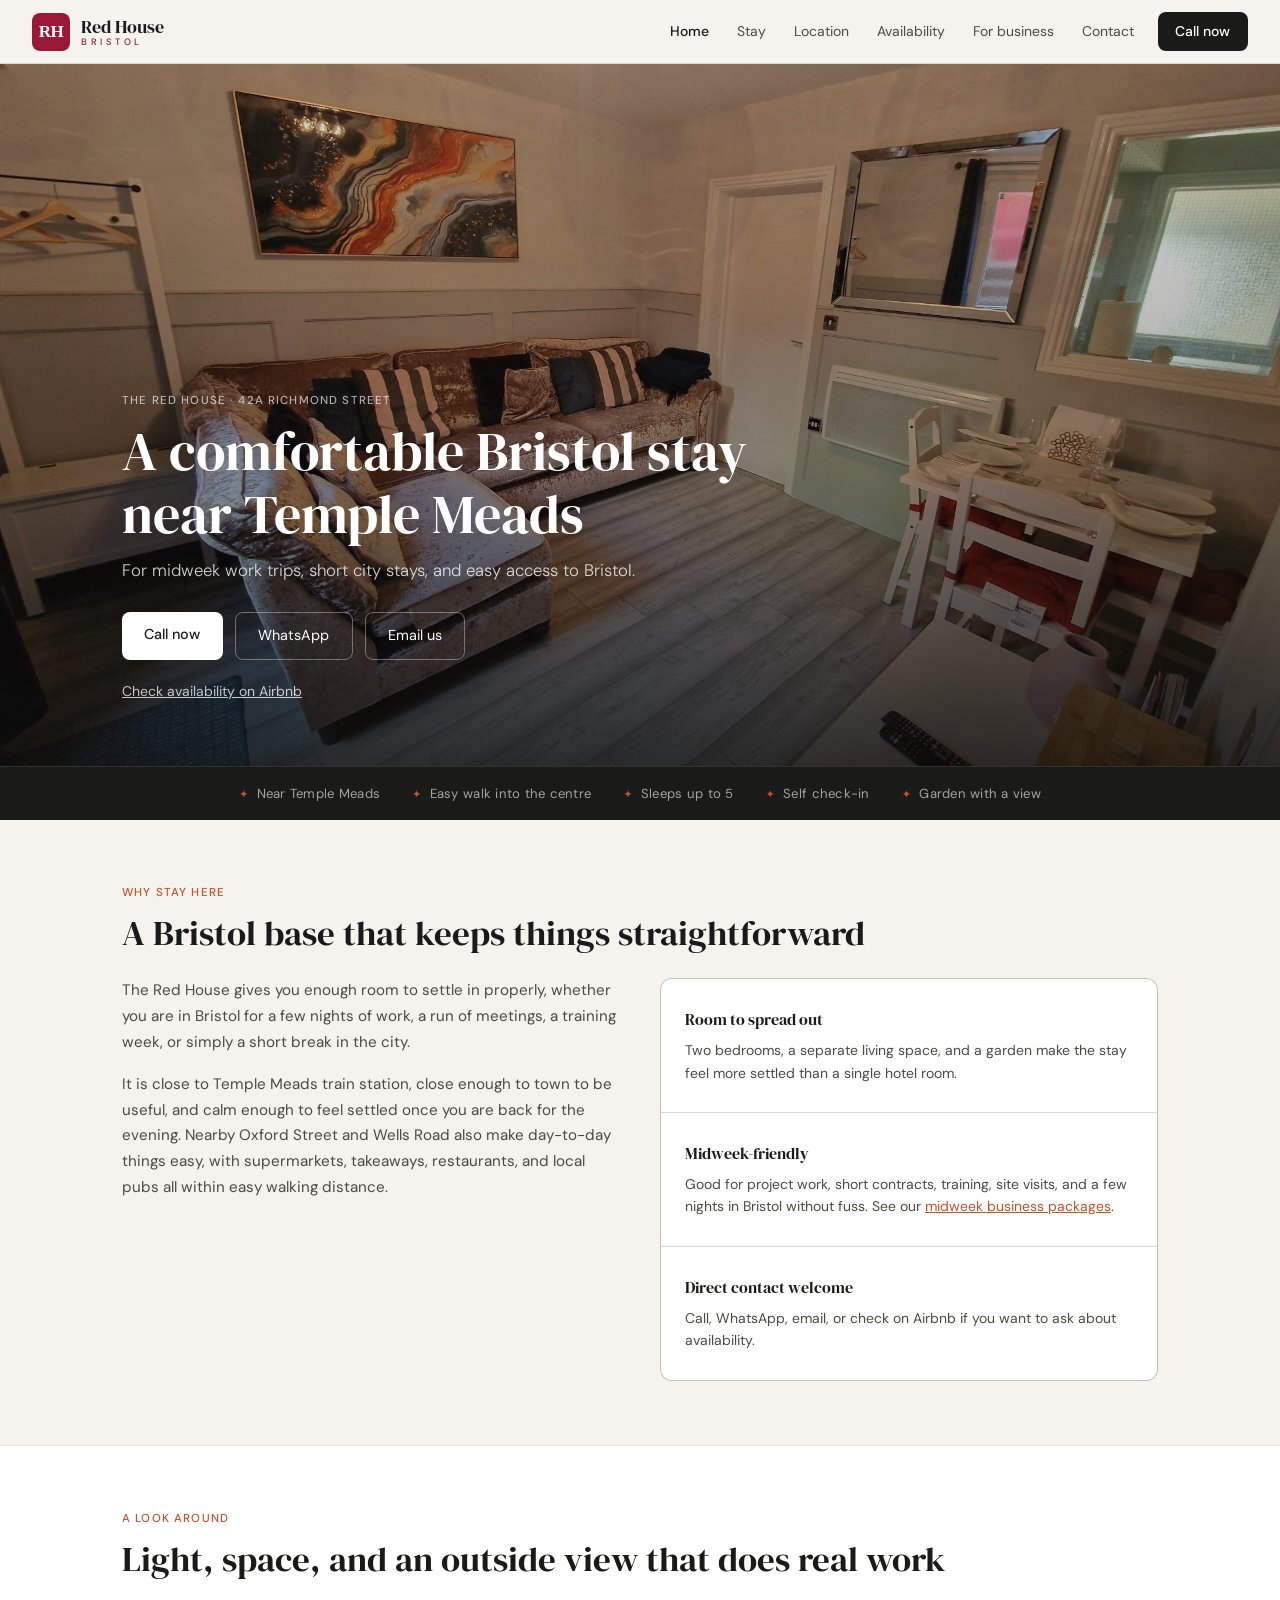
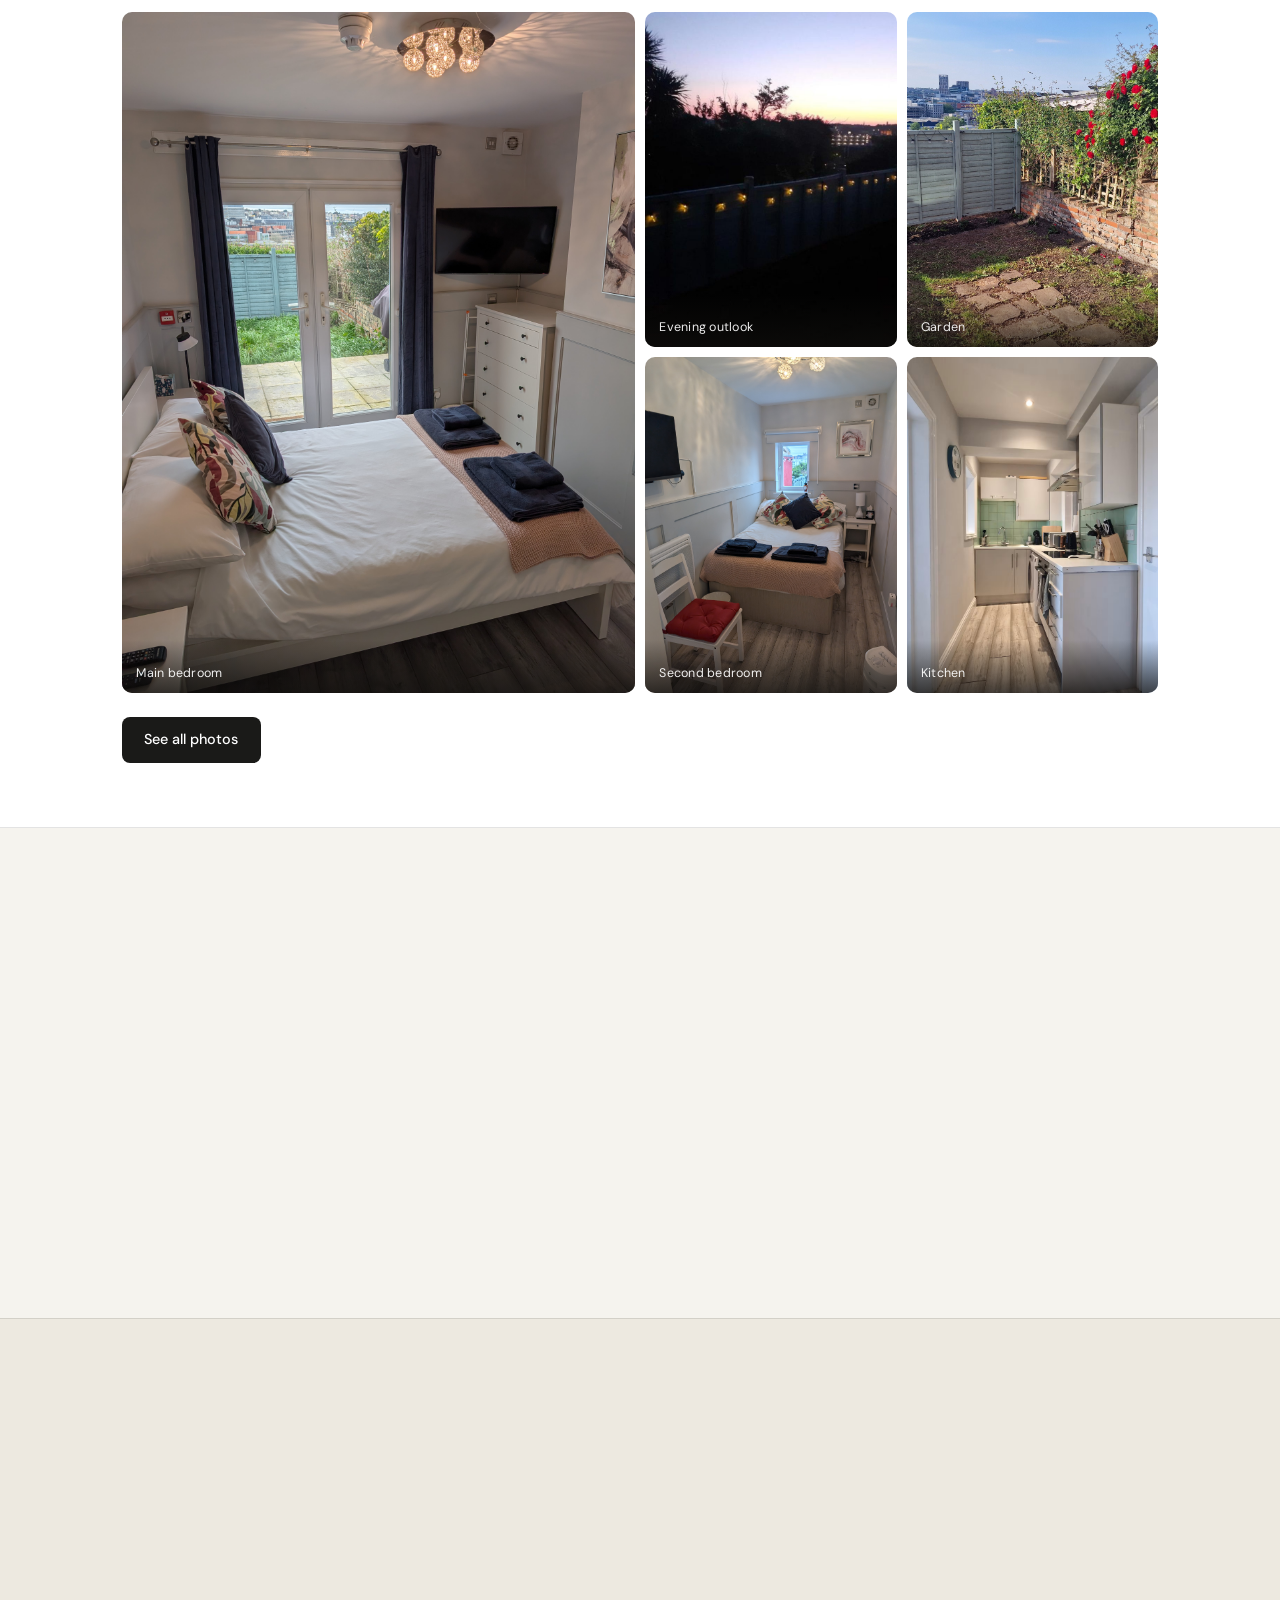
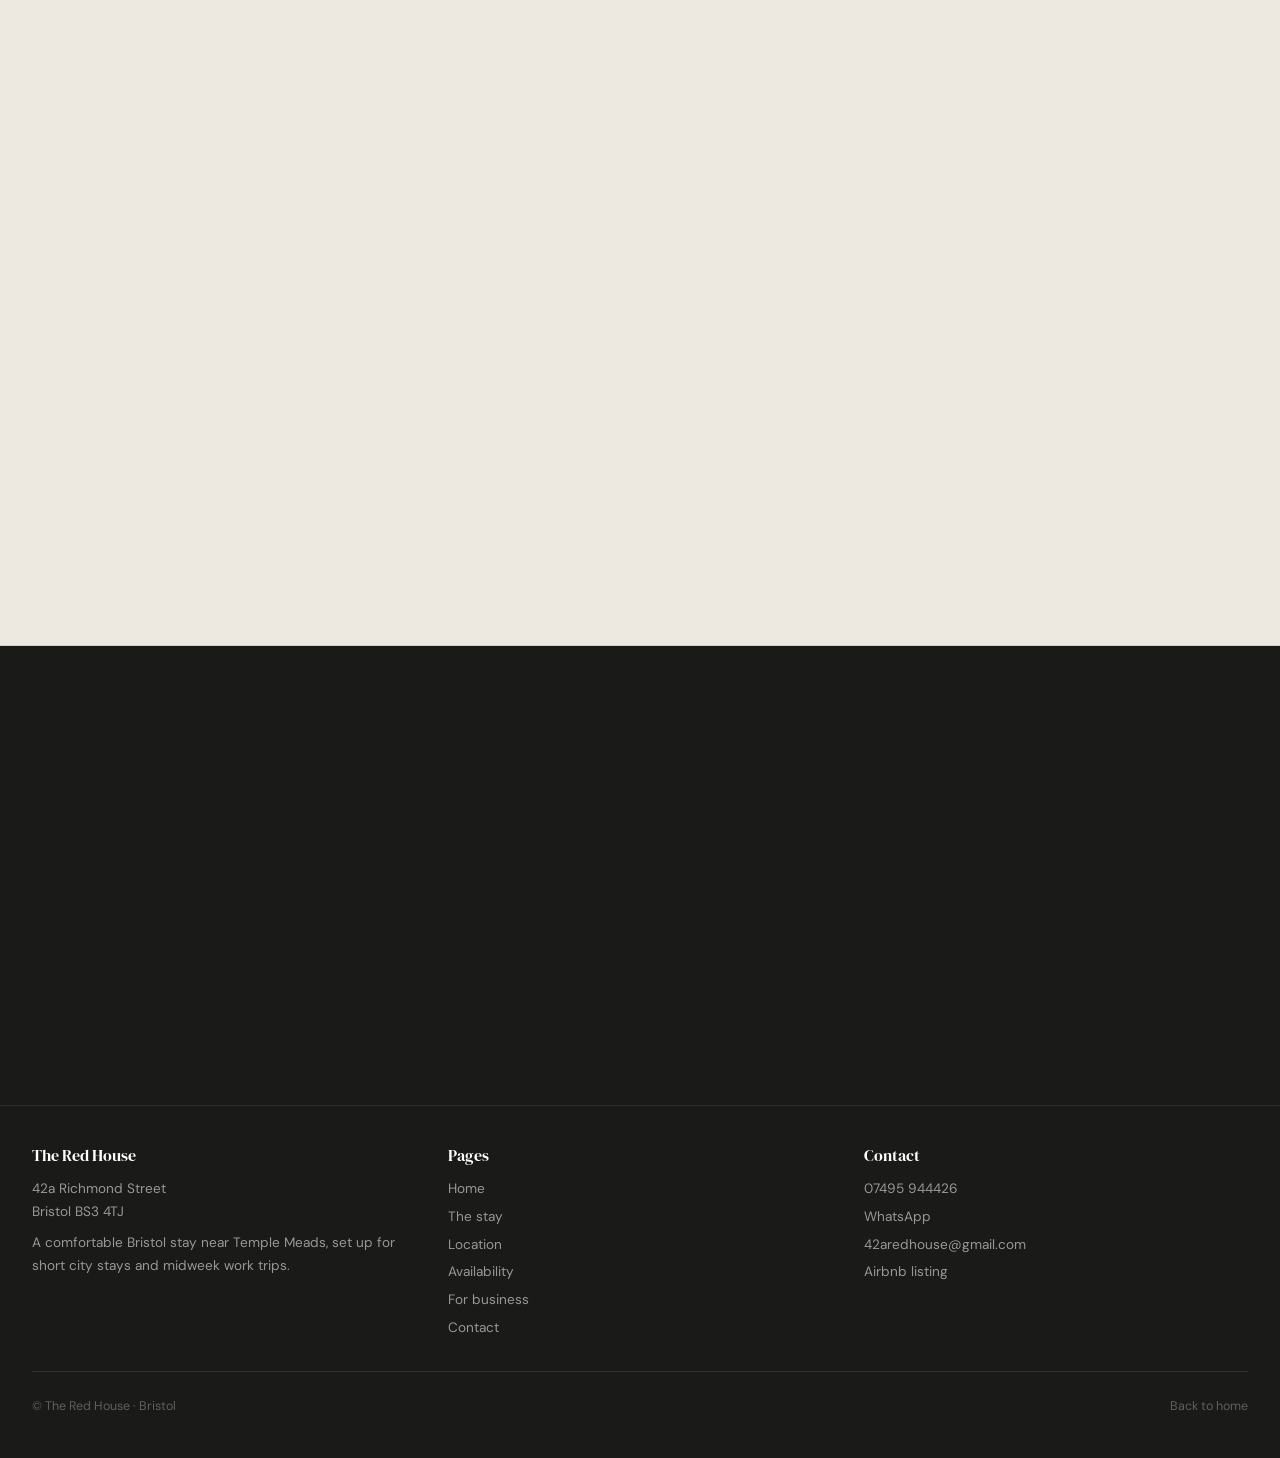
<file: index.html>
<!doctype html>
<html lang="en">
<head>
<meta charset="utf-8">
<meta name="viewport" content="width=device-width, initial-scale=1">
<meta name="robots" content="noindex"> <!-- staging: remove this line when live on redhousebristol.co.uk -->
<title>The Red House | Bristol stay near Temple Meads</title>
<meta name="description" content="The Red House is a comfortable Bristol stay near Temple Meads, ideal for midweek work trips and short city stays.">
<link rel="canonical" href="https://42atheredhouse.github.io/Bristol-Apartment/">
<meta property="og:title" content="The Red House | Bristol stay near Temple Meads">
<meta property="og:description" content="The Red House is a comfortable Bristol stay near Temple Meads, ideal for midweek work trips and short city stays.">
<meta property="og:type" content="website">
<meta property="og:url" content="https://42atheredhouse.github.io/Bristol-Apartment/">
<meta property="og:image" content="https://42atheredhouse.github.io/Bristol-Apartment/Living%20Room%20Hero.jpg">
<link rel="preconnect" href="https://fonts.googleapis.com">
<link rel="preconnect" href="https://fonts.gstatic.com" crossorigin>
<link href="https://fonts.googleapis.com/css2?family=DM+Serif+Display:ital@0;1&family=DM+Sans:wght@300;400;500&display=swap" rel="stylesheet">
<link rel="stylesheet" href="assets/css/styles.css">
<link rel="icon" type="image/png" sizes="32x32" href="assets/favicon.png">
<link rel="icon" href="assets/favicon.svg" type="image/svg+xml">
<script type="application/ld+json">{
  "@context": "https://schema.org",
  "@type": "LodgingBusiness",
  "name": "The Red House",
  "description": "A comfortable Bristol stay near Temple Meads, suited to midweek work trips and short city stays.",
  "telephone": "07495 944426",
  "email": "42aredhouse@gmail.com",
  "address": {
    "@type": "PostalAddress",
    "streetAddress": "42a Richmond Street",
    "addressLocality": "Bristol",
    "postalCode": "BS3 4TJ",
    "addressCountry": "GB"
  },
  "amenityFeature": [
    {"@type": "LocationFeatureSpecification", "name": "Wi‑Fi", "value": true},
    {"@type": "LocationFeatureSpecification", "name": "Self check-in", "value": true},
    {"@type": "LocationFeatureSpecification", "name": "Garden", "value": true},
    {"@type": "LocationFeatureSpecification", "name": "Kitchen", "value": true}
  ],
  "checkinTime": "15:00",
  "sameAs": ["https://www.airbnb.co.uk/rooms/1425422079046870858"],
  "url": "https://42atheredhouse.github.io/Bristol-Apartment/"
}</script>
</head>
<body>

<header class="site-header">
  <a href="index.html" class="nav-logo"><img src="assets/logo-rh.svg" alt="" class="nav-logo-icon"><span class="nav-logo-text">Red House<span class="nav-logo-loc">Bristol</span></span></a>
  <nav class="nav-links" aria-label="Main navigation">
    <a href="index.html" class="active" aria-current="page">Home</a>
    <a href="stay.html">Stay</a>
    <a href="location.html">Location</a>
    <a href="availability.html">Availability</a>
    <a href="business.html">For business</a>
    <a href="contact.html">Contact</a>
    <a href="tel:+447495944426" class="nav-cta">Call now</a>
  </nav>
  <button class="nav-menu-btn" aria-label="Open menu" aria-expanded="false" aria-controls="mobileNav">
    <span></span><span></span><span></span>
  </button>
</header>

<div class="mobile-nav" id="mobileNav">
  <div class="mobile-nav-header">
    <span class="mobile-nav-title"><img src="assets/logo-rh.svg" alt="" class="nav-logo-icon">Red House</span>
    <button class="mobile-nav-close" aria-label="Close menu">✕</button>
  </div>
  <a href="index.html">Home</a>
  <a href="stay.html">Stay</a>
  <a href="location.html">Location</a>
  <a href="availability.html">Availability</a>
  <a href="business.html">For business</a>
  <a href="contact.html">Contact</a>
  <div class="mobile-nav-footer">
    <a href="tel:+447495944426">Call 07495 944426</a>
    <a href="https://wa.me/447495944426" class="ghost">WhatsApp</a>
  </div>
</div>

<main>
  <section class="photo-hero">
    <img class="hero-image" src="Living%20Room%20Hero.jpg" alt="Living room at The Red House with seating and dining area">
    <div class="hero-overlay"></div>
    <div class="hero-content">
      <span class="eyebrow">The Red House · 42a Richmond Street</span>
      <h1>A comfortable Bristol stay near Temple Meads</h1>
      <p class="hero-copy">For midweek work trips, short city stays, and easy access to Bristol.</p>
      <div class="cta-row">
        <a class="btn btn-white" href="tel:+447495944426">Call now</a>
        <a class="btn btn-ghost-light" href="https://wa.me/447495944426?text=Hello%20-%20I%27d%20like%20to%20ask%20about%20availability%20at%20The%20Red%20House.">WhatsApp</a>
        <a class="btn btn-ghost-light" href="mailto:42aredhouse@gmail.com?subject=Availability%20enquiry%20for%20The%20Red%20House">Email us</a>
      </div>
      <p class="secondary-link"><a href="https://www.airbnb.co.uk/rooms/1425422079046870858">Check availability on Airbnb</a></p>
    </div>
  </section>

  <section class="fact-strip">
    <div class="fact-grid">
      <p>Near Temple Meads</p>
      <p>Easy walk into the centre</p>
      <p>Sleeps up to 5</p>
      <p>Self check-in</p>
      <p>Garden with a view</p>
    </div>
  </section>

  <section class="section reveal">
    <span class="eyebrow">Why stay here</span>
    <h2>A Bristol base that keeps things straightforward</h2>
    <div class="two-col" style="margin-top:1.5rem;">
      <div>
        <p>The Red House gives you enough room to settle in properly, whether you are in Bristol for a few nights of work, a run of meetings, a training week, or simply a short break in the city.</p>
        <p style="margin-top:1rem;">It is close to Temple Meads train station, close enough to town to be useful, and calm enough to feel settled once you are back for the evening. Nearby Oxford Street and Wells Road also make day-to-day things easy, with supermarkets, takeaways, restaurants, and local pubs all within easy walking distance.</p>
      </div>
      <div class="card-grid" style="grid-template-columns:1fr;">
        <article class="card-cell">
          <h3>Room to spread out</h3>
          <p>Two bedrooms, a separate living space, and a garden make the stay feel more settled than a single hotel room.</p>
        </article>
        <article class="card-cell">
          <h3>Midweek-friendly</h3>
          <p>Good for project work, short contracts, training, site visits, and a few nights in Bristol without fuss. See our <a href="business.html" style="color:var(--accent);">midweek business packages</a>.</p>
        </article>
        <article class="card-cell">
          <h3>Direct contact welcome</h3>
          <p>Call, WhatsApp, email, or check on Airbnb if you want to ask about availability.</p>
        </article>
      </div>
    </div>
  </section>

  <section class="section-band">
    <div class="section reveal">
      <span class="eyebrow">A look around</span>
      <h2>Light, space, and an outside view that does real work</h2>
      <div class="gallery-grid">
        <figure class="gallery-item gallery-large"><a class="zoom-link" href="#"><img src="Bedroom1%20hero.jpg" alt="Main bedroom at The Red House"></a><figcaption>Main bedroom</figcaption></figure>
        <figure class="gallery-item"><a class="zoom-link" href="#"><img src="Sunset%20View.jpg" alt="Evening view from the property"></a><figcaption>Evening outlook</figcaption></figure>
        <figure class="gallery-item"><a class="zoom-link" href="#"><img src="Garden.jpg" alt="Garden at The Red House"></a><figcaption>Garden</figcaption></figure>
        <figure class="gallery-item"><a class="zoom-link" href="#"><img src="Bedroom2%20hero.jpg" alt="Second bedroom at The Red House"></a><figcaption>Second bedroom</figcaption></figure>
        <figure class="gallery-item"><a class="zoom-link" href="#"><img src="Kitchen.jpg" alt="Kitchen at The Red House"></a><figcaption>Kitchen</figcaption></figure>
      </div>
      <div class="inline-actions">
        <a class="btn btn-dark" href="stay.html">See all photos</a>
      </div>
    </div>
  </section>

  <section class="section reveal">
    <span class="eyebrow">In Bristol during the week?</span>
    <h2>Made for more than just a weekend away</h2>
    <div class="two-col" style="margin-top:1.5rem;">
      <div>
        <p>If you need somewhere for a few nights while working in Bristol, The Red House makes a good base. It suits people in town for projects, training, temporary work, site visits, or meetings, while still working well for leisure stays.</p>
        <p style="margin-top:1rem;">There is gigabit Wi‑Fi, a proper kitchen with the basics, self check-in via lockbox, and enough space to feel settled rather than squeezed in.</p>
        <div class="inline-actions">
          <a class="btn btn-ghost-dark" href="business.html">Midweek business rates</a>
        </div>
      </div>
      <aside class="panel">
        <h3>What you can expect</h3>
        <ul class="check-list" style="margin-top:0.75rem;">
          <li>2 double beds and a sofa for a fifth guest</li>
          <li>Lockbox access with PIN sent before arrival</li>
          <li>Basic kitchen: oven, hob, microwave, fridge</li>
          <li>On-street parking in the area. Spaces can be easier to find earlier in the afternoon than later in the day</li>
        </ul>
      </aside>
    </div>
  </section>

  <section class="section-band-warm">
    <div class="section reveal">
      <span class="eyebrow">Location</span>
      <h2>Set in Totterdown, close to Temple Meads and within easy reach of the city</h2>
      <div class="two-col" style="margin-top:1.5rem;">
        <div>
          <p>The Red House sits at 42a Richmond Street in Totterdown. It works well if you want a practical Bristol base with the station nearby and the centre within easy reach on foot.</p>
          <p style="margin-top:1rem;">The outside space is a bonus too: a small garden with grass, a paved area by the doors, and a view that gives the place a bit more breathing room than you might expect.</p>
          <div class="inline-actions">
            <a class="btn btn-dark" href="location.html">See location details</a>
            <a class="btn btn-ghost-dark" href="https://www.google.com/maps/search/?api=1&query=42a%20Richmond%20Street%2C%20Bristol%20BS3%204TJ">Open in Google Maps</a>
          </div>
        </div>
        <figure class="media-card">
          <img src="Street%20View.jpeg" alt="Street view near The Red House in Bristol">
        </figure>
      </div>
    </div>
  </section>

  <section class="contact-band">
    <div class="contact-band-inner reveal">
      <span class="eyebrow">Get in touch</span>
      <h2>Ask about availability directly</h2>
      <p class="lead">Send your dates and guest count and we will point you in the right direction.</p>
      <div class="contact-options">
        <a href="tel:+447495944426" class="contact-option">
          <svg class="contact-option-icon" viewBox="0 0 24 24" fill="none" stroke="currentColor" stroke-width="1.8" stroke-linecap="round" stroke-linejoin="round" aria-hidden="true"><path d="M22 16.92v3a2 2 0 0 1-2.18 2 19.79 19.79 0 0 1-8.63-3.07 19.5 19.5 0 0 1-6-6 19.79 19.79 0 0 1-3.07-8.67A2 2 0 0 1 4.11 2h3a2 2 0 0 1 2 1.72 12.84 12.84 0 0 0 .7 2.81 2 2 0 0 1-.45 2.11L8.09 9.91a16 16 0 0 0 6 6l1.27-1.27a2 2 0 0 1 2.11-.45 12.84 12.84 0 0 0 2.81.7A2 2 0 0 1 22 16.92z"/></svg>
          <span class="contact-option-label">Call us</span>
          <span class="contact-option-sub">07495 944426</span>
        </a>
        <a href="https://wa.me/447495944426?text=Hello%20-%20I%27d%20like%20to%20ask%20about%20availability%20at%20The%20Red%20House." class="contact-option">
          <svg class="contact-option-icon" viewBox="0 0 24 24" fill="none" stroke="currentColor" stroke-width="1.8" stroke-linecap="round" stroke-linejoin="round" aria-hidden="true"><path d="M21 11.5a8.38 8.38 0 0 1-.9 3.8 8.5 8.5 0 0 1-7.6 4.7 8.38 8.38 0 0 1-3.8-.9L3 21l1.9-5.7a8.38 8.38 0 0 1-.9-3.8 8.5 8.5 0 0 1 4.7-7.6 8.38 8.38 0 0 1 3.8-.9h.5a8.48 8.48 0 0 1 8 8v.5z"/></svg>
          <span class="contact-option-label">WhatsApp</span>
          <span class="contact-option-sub">Quickest response</span>
        </a>
        <a href="mailto:42aredhouse@gmail.com?subject=Availability%20enquiry%20for%20The%20Red%20House" class="contact-option">
          <svg class="contact-option-icon" viewBox="0 0 24 24" fill="none" stroke="currentColor" stroke-width="1.8" stroke-linecap="round" stroke-linejoin="round" aria-hidden="true"><rect x="2" y="4" width="20" height="16" rx="2"/><path d="m22 7-10 6L2 7"/></svg>
          <span class="contact-option-label">Email us</span>
          <span class="contact-option-sub">42aredhouse@gmail.com</span>
        </a>
      </div>
      <p class="contact-band-note">We typically respond within a few hours. You can also check availability and book on our <a href="https://www.airbnb.co.uk/rooms/1425422079046870858" style="color:rgba(255,255,255,0.7);">Airbnb listing</a>.</p>
    </div>
  </section>
</main>

<footer class="site-footer">
  <div>
    <h2>The Red House</h2>
    <p>42a Richmond Street<br>Bristol BS3 4TJ</p>
    <p style="margin-top:0.5rem;">A comfortable Bristol stay near Temple Meads, set up for short city stays and midweek work trips.</p>
  </div>
  <div>
    <h2>Pages</h2>
    <ul>
      <li><a href="index.html">Home</a></li>
      <li><a href="stay.html">The stay</a></li>
      <li><a href="location.html">Location</a></li>
      <li><a href="availability.html">Availability</a></li>
      <li><a href="business.html">For business</a></li>
      <li><a href="contact.html">Contact</a></li>
    </ul>
  </div>
  <div>
    <h2>Contact</h2>
    <ul>
      <li><a href="tel:+447495944426">07495 944426</a></li>
      <li><a href="https://wa.me/447495944426">WhatsApp</a></li>
      <li><a href="mailto:42aredhouse@gmail.com">42aredhouse@gmail.com</a></li>
      <li><a href="https://www.airbnb.co.uk/rooms/1425422079046870858">Airbnb listing</a></li>
    </ul>
  </div>
  <div class="footer-bottom">
    <span>© The Red House · Bristol</span>
    <a href="index.html">Back to home</a>
  </div>
</footer>

<script src="assets/js/site.js"></script>
</body>
</html>
</file>
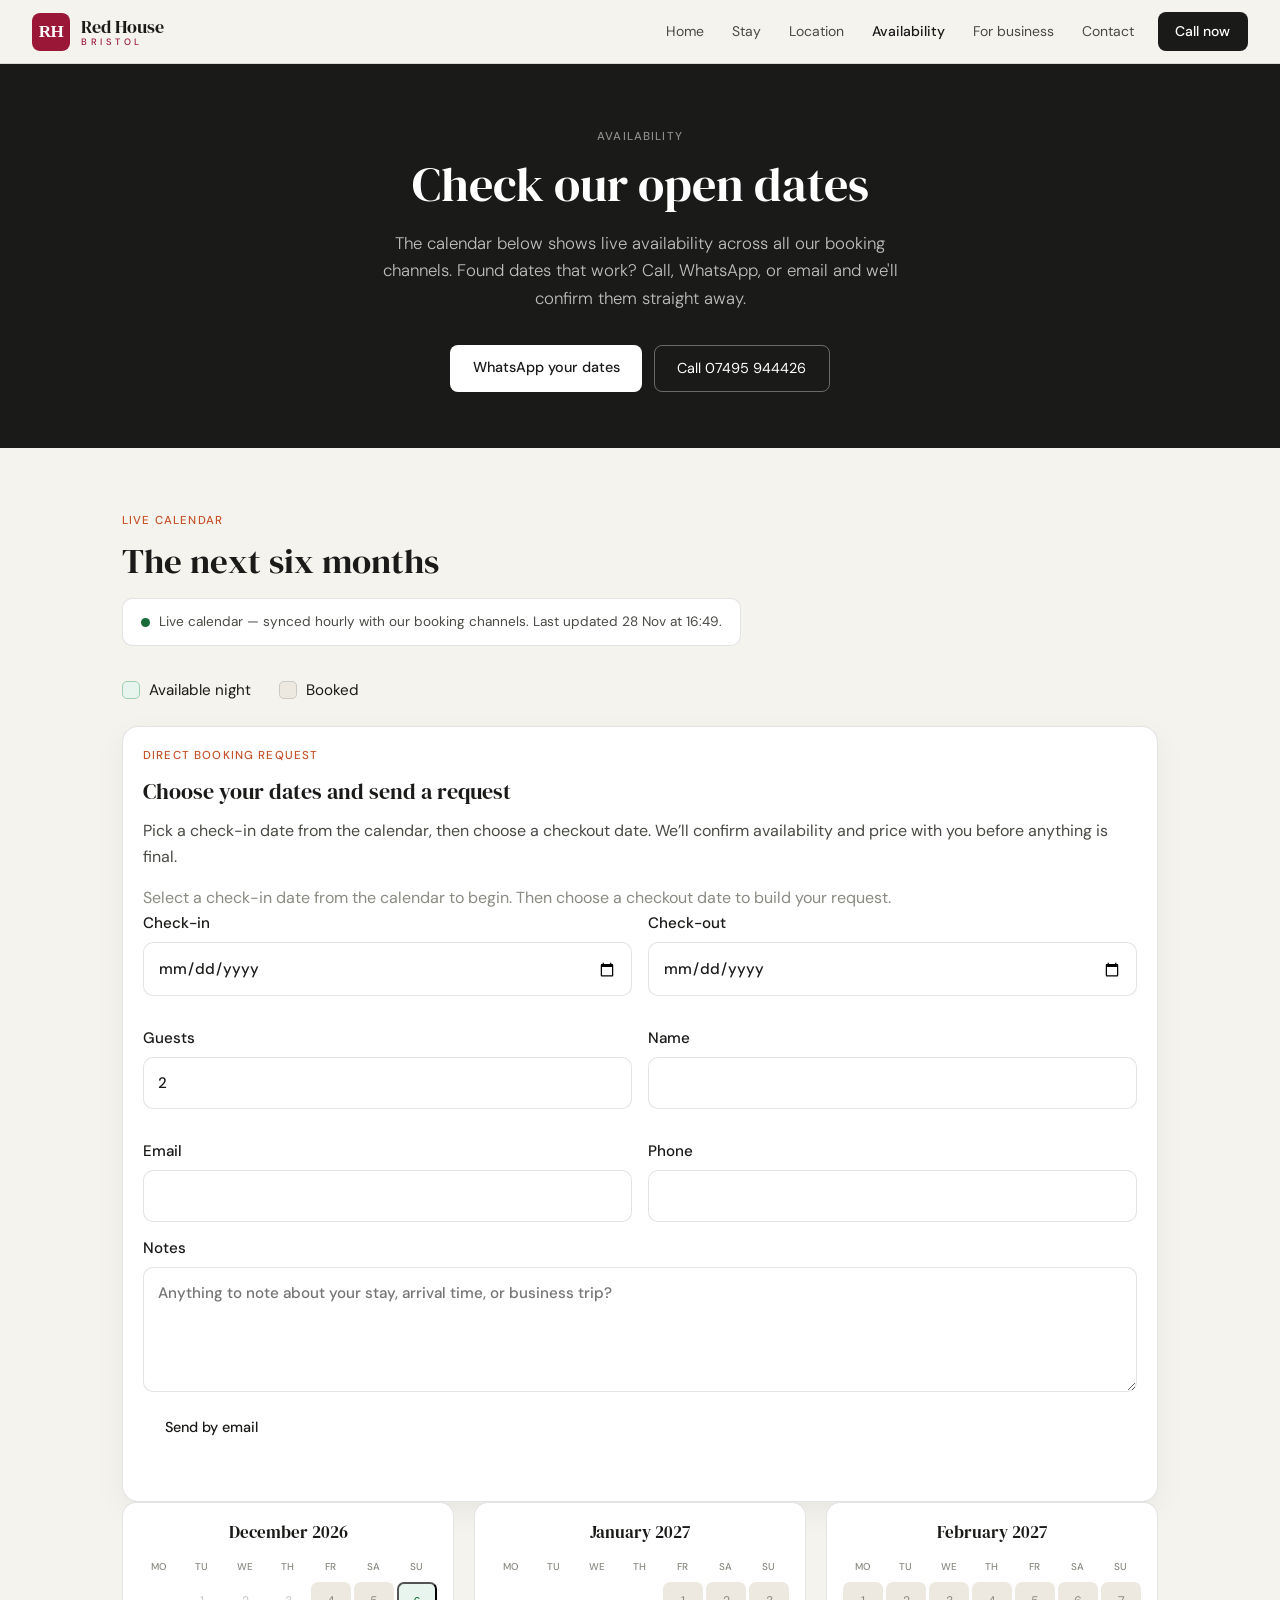
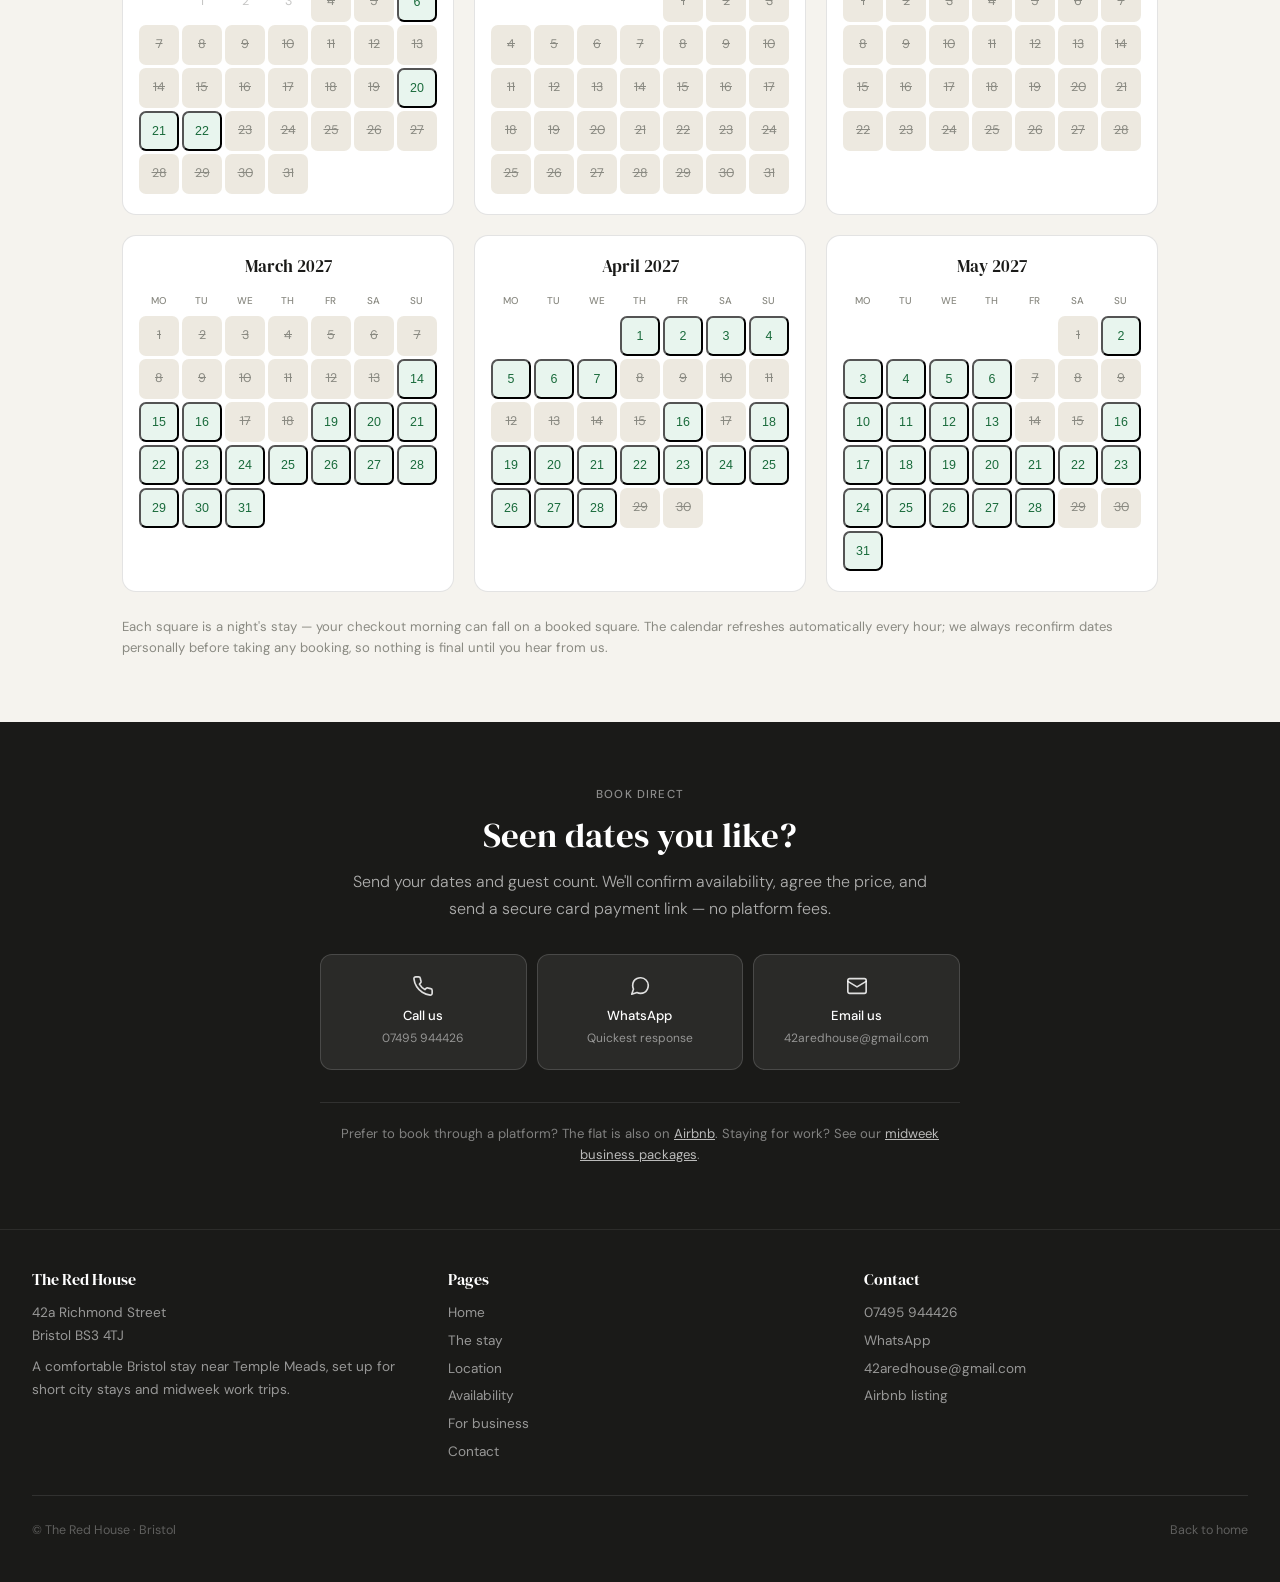
<file: availability.html>
<!doctype html>
<html lang="en">
<head>
<meta charset="utf-8">
<meta name="viewport" content="width=device-width, initial-scale=1">
<meta name="robots" content="noindex"> <!-- staging: remove this line when live on redhousebristol.co.uk -->
<title>Availability | The Red House Bristol</title>
<meta name="description" content="Live availability calendar for The Red House, Bristol. Check open dates, then call, WhatsApp, or email to book direct.">
<link rel="canonical" href="https://42atheredhouse.github.io/Bristol-Apartment/availability.html">
<meta property="og:title" content="Availability | The Red House Bristol">
<meta property="og:description" content="Live availability calendar for The Red House, Bristol. Check open dates, then book direct.">
<meta property="og:type" content="website">
<meta property="og:url" content="https://42atheredhouse.github.io/Bristol-Apartment/availability.html">
<meta property="og:image" content="https://42atheredhouse.github.io/Bristol-Apartment/Living%20Room%20Hero.jpg">
<link rel="preconnect" href="https://fonts.googleapis.com">
<link rel="preconnect" href="https://fonts.gstatic.com" crossorigin>
<link href="https://fonts.googleapis.com/css2?family=DM+Serif+Display:ital@0;1&family=DM+Sans:wght@300;400;500&display=swap" rel="stylesheet">
<link rel="stylesheet" href="assets/css/styles.css">
<link rel="icon" type="image/png" sizes="32x32" href="assets/favicon.png">
<link rel="icon" href="assets/favicon.svg" type="image/svg+xml">
<script type="application/ld+json">{
  "@context": "https://schema.org",
  "@type": "LodgingBusiness",
  "name": "The Red House",
  "description": "A comfortable Bristol stay near Temple Meads, suited to midweek work trips and short city stays.",
  "telephone": "07495 944426",
  "email": "42aredhouse@gmail.com",
  "address": {
    "@type": "PostalAddress",
    "streetAddress": "42a Richmond Street",
    "addressLocality": "Bristol",
    "postalCode": "BS3 4TJ",
    "addressCountry": "GB"
  },
  "checkinTime": "15:00",
  "sameAs": ["https://www.airbnb.co.uk/rooms/1425422079046870858"],
  "url": "https://42atheredhouse.github.io/Bristol-Apartment/availability.html"
}</script>
</head>
<body>

<header class="site-header">
  <a href="index.html" class="nav-logo"><img src="assets/logo-rh.svg" alt="" class="nav-logo-icon"><span class="nav-logo-text">Red House<span class="nav-logo-loc">Bristol</span></span></a>
  <nav class="nav-links" aria-label="Main navigation">
    <a href="index.html">Home</a>
    <a href="stay.html">Stay</a>
    <a href="location.html">Location</a>
    <a href="availability.html" class="active" aria-current="page">Availability</a>
    <a href="business.html">For business</a>
    <a href="contact.html">Contact</a>
    <a href="tel:+447495944426" class="nav-cta">Call now</a>
  </nav>
  <button class="nav-menu-btn" aria-label="Open menu" aria-expanded="false" aria-controls="mobileNav">
    <span></span><span></span><span></span>
  </button>
</header>

<div class="mobile-nav" id="mobileNav">
  <div class="mobile-nav-header">
    <span class="mobile-nav-title"><img src="assets/logo-rh.svg" alt="" class="nav-logo-icon">Red House</span>
    <button class="mobile-nav-close" aria-label="Close menu">✕</button>
  </div>
  <a href="index.html">Home</a>
  <a href="stay.html">Stay</a>
  <a href="location.html">Location</a>
  <a href="availability.html">Availability</a>
  <a href="business.html">For business</a>
  <a href="contact.html">Contact</a>
  <div class="mobile-nav-footer">
    <a href="tel:+447495944426">Call 07495 944426</a>
    <a href="https://wa.me/447495944426" class="ghost">WhatsApp</a>
  </div>
</div>

<main>
  <div class="page-hero">
    <span class="eyebrow">Availability</span>
    <h1>Check our open dates</h1>
    <p>The calendar below shows live availability across all our booking channels. Found dates that work? Call, WhatsApp, or email and we'll confirm them straight away.</p>
    <div class="cta-row">
      <a href="https://wa.me/447495944426?text=Hello%20-%20I%27d%20like%20to%20book%20The%20Red%20House.%20My%20dates%20are:" class="btn btn-white">WhatsApp your dates</a>
      <a href="tel:+447495944426" class="btn btn-ghost-light">Call 07495 944426</a>
    </div>
  </div>

  <section class="section reveal">
    <span class="eyebrow">Live calendar</span>
    <h2>The next six months</h2>

    <div class="cal-status" id="calStatus">
      <span class="dot off"></span>
      <span>Loading calendar…</span>
    </div>

    <div class="cal-legend">
      <div class="leg"><div class="leg-dot" style="background:var(--green-light);border:1px solid #9ecfb2;"></div> Available night</div>
      <div class="leg"><div class="leg-dot" style="background:var(--paper-warm);border:1px solid rgba(26,26,24,0.15);"></div> Booked</div>
    </div>

    <div class="booking-panel" id="bookingPanel">
      <div class="booking-panel-header">
        <span class="eyebrow">Direct booking request</span>
        <h3>Choose your dates and send a request</h3>
        <p>Pick a check-in date from the calendar, then choose a checkout date. We’ll confirm availability and price with you before anything is final.</p>
      </div>
      <div class="booking-panel-body">
        <div class="booking-summary" id="bookingSummary">
          <p class="booking-empty">Select a check-in date from the calendar to begin.</p>
        </div>
        <form class="booking-form" id="bookingForm">
          <div class="booking-grid">
            <label>
              Check-in
              <input id="checkIn" name="checkIn" type="date" required>
            </label>
            <label>
              Check-out
              <input id="checkOut" name="checkOut" type="date" required>
            </label>
            <label>
              Guests
              <input id="guests" name="guests" type="number" min="1" max="5" value="2">
            </label>
            <label>
              Name
              <input id="name" name="name" type="text" required>
            </label>
            <label>
              Email
              <input id="email" name="email" type="email">
            </label>
            <label>
              Phone
              <input id="phone" name="phone" type="tel">
            </label>
          </div>
          <label>
            Notes
            <textarea id="notes" name="notes" rows="4" placeholder="Anything to note about your stay, arrival time, or business trip?"></textarea>
          </label>
          <div class="booking-actions">
            <button type="button" class="btn btn-white" id="emailBtn">Send by email</button>
            <button type="button" class="btn btn-ghost-light" id="waBtn">Send via WhatsApp</button>
          </div>
          <p class="booking-message" id="bookingMessage" aria-live="polite"></p>
        </form>
      </div>
    </div>


    <div class="cal-months" id="calMonths"></div>

    <p class="fineprint">Each square is a night's stay — your checkout morning can fall on a booked square. The calendar refreshes automatically every hour; we always reconfirm dates personally before taking any booking, so nothing is final until you hear from us.</p>
  </section>

  <section class="contact-band">
    <div class="contact-band-inner reveal">
      <span class="eyebrow">Book direct</span>
      <h2>Seen dates you like?</h2>
      <p class="lead">Send your dates and guest count. We'll confirm availability, agree the price, and send a secure card payment link — no platform fees.</p>
      <div class="contact-options">
        <a href="tel:+447495944426" class="contact-option">
          <svg class="contact-option-icon" viewBox="0 0 24 24" fill="none" stroke="currentColor" stroke-width="1.8" stroke-linecap="round" stroke-linejoin="round" aria-hidden="true"><path d="M22 16.92v3a2 2 0 0 1-2.18 2 19.79 19.79 0 0 1-8.63-3.07 19.5 19.5 0 0 1-6-6 19.79 19.79 0 0 1-3.07-8.67A2 2 0 0 1 4.11 2h3a2 2 0 0 1 2 1.72 12.84 12.84 0 0 0 .7 2.81 2 2 0 0 1-.45 2.11L8.09 9.91a16 16 0 0 0 6 6l1.27-1.27a2 2 0 0 1 2.11-.45 12.84 12.84 0 0 0 2.81.7A2 2 0 0 1 22 16.92z"/></svg>
          <span class="contact-option-label">Call us</span>
          <span class="contact-option-sub">07495 944426</span>
        </a>
        <a href="https://wa.me/447495944426?text=Hello%20-%20I%27d%20like%20to%20book%20The%20Red%20House.%20My%20dates%20are:" class="contact-option">
          <svg class="contact-option-icon" viewBox="0 0 24 24" fill="none" stroke="currentColor" stroke-width="1.8" stroke-linecap="round" stroke-linejoin="round" aria-hidden="true"><path d="M21 11.5a8.38 8.38 0 0 1-.9 3.8 8.5 8.5 0 0 1-7.6 4.7 8.38 8.38 0 0 1-3.8-.9L3 21l1.9-5.7a8.38 8.38 0 0 1-.9-3.8 8.5 8.5 0 0 1 4.7-7.6 8.38 8.38 0 0 1 3.8-.9h.5a8.48 8.48 0 0 1 8 8v.5z"/></svg>
          <span class="contact-option-label">WhatsApp</span>
          <span class="contact-option-sub">Quickest response</span>
        </a>
        <a href="mailto:42aredhouse@gmail.com?subject=Booking%20enquiry%20-%20The%20Red%20House&body=Hello%2C%0A%0AI%27d%20like%20to%20book%20The%20Red%20House.%0A%0ADates%3A%20%0ANumber%20of%20guests%3A%20%0A%0AThanks" class="contact-option">
          <svg class="contact-option-icon" viewBox="0 0 24 24" fill="none" stroke="currentColor" stroke-width="1.8" stroke-linecap="round" stroke-linejoin="round" aria-hidden="true"><rect x="2" y="4" width="20" height="16" rx="2"/><path d="m22 7-10 6L2 7"/></svg>
          <span class="contact-option-label">Email us</span>
          <span class="contact-option-sub">42aredhouse@gmail.com</span>
        </a>
      </div>
      <p class="contact-band-note">Prefer to book through a platform? The flat is also on <a href="https://www.airbnb.co.uk/rooms/1425422079046870858" style="color:rgba(255,255,255,0.7);">Airbnb</a>. Staying for work? See our <a href="business.html" style="color:rgba(255,255,255,0.7);">midweek business packages</a>.</p>
    </div>
  </section>
</main>

<footer class="site-footer">
  <div>
    <h2>The Red House</h2>
    <p>42a Richmond Street<br>Bristol BS3 4TJ</p>
    <p style="margin-top:0.5rem;">A comfortable Bristol stay near Temple Meads, set up for short city stays and midweek work trips.</p>
  </div>
  <div>
    <h2>Pages</h2>
    <ul>
      <li><a href="index.html">Home</a></li>
      <li><a href="stay.html">The stay</a></li>
      <li><a href="location.html">Location</a></li>
      <li><a href="availability.html">Availability</a></li>
      <li><a href="business.html">For business</a></li>
      <li><a href="contact.html">Contact</a></li>
    </ul>
  </div>
  <div>
    <h2>Contact</h2>
    <ul>
      <li><a href="tel:+447495944426">07495 944426</a></li>
      <li><a href="https://wa.me/447495944426">WhatsApp</a></li>
      <li><a href="mailto:42aredhouse@gmail.com">42aredhouse@gmail.com</a></li>
      <li><a href="https://www.airbnb.co.uk/rooms/1425422079046870858">Airbnb listing</a></li>
    </ul>
  </div>
  <div class="footer-bottom">
    <span>© The Red House · Bristol</span>
    <a href="index.html">Back to home</a>
  </div>
</footer>

<script src="assets/js/site.js"></script>
<script>
(function () {
  var MONTHS_TO_SHOW = 6;
  var MONTH_NAMES = ['January','February','March','April','May','June','July','August','September','October','November','December'];
  var DOW = ['Mo','Tu','We','Th','Fr','Sa','Su'];
  var bookingPanel = document.getElementById('bookingPanel');
  var bookingSummary = document.getElementById('bookingSummary');
  var bookingMessage = document.getElementById('bookingMessage');
  var checkInInput = document.getElementById('checkIn');
  var checkOutInput = document.getElementById('checkOut');
  var guestsInput = document.getElementById('guests');
  var nameInput = document.getElementById('name');
  var emailInput = document.getElementById('email');
  var phoneInput = document.getElementById('phone');
  var notesInput = document.getElementById('notes');
  var emailBtn = document.getElementById('emailBtn');
  var waBtn = document.getElementById('waBtn');
  var selection = { start: null, end: null };
  var cachedRanges = [];
  var calendarWrap = document.getElementById('calMonths');
  var statusEl = document.getElementById('calStatus');

  function pad(n) { return n < 10 ? '0' + n : '' + n; }
  function iso(y, m, d) { return y + '-' + pad(m + 1) + '-' + pad(d); }
  function humanDate(dateStr) {
    var d = new Date(dateStr + 'T00:00:00');
    return d.toLocaleDateString('en-GB', { day: 'numeric', month: 'short', year: 'numeric' });
  }

  function isBooked(dateStr, ranges) {
    for (var i = 0; i < ranges.length; i++) {
      if (dateStr >= ranges[i].start && dateStr < ranges[i].end) return true;
    }
    return false;
  }

  function isFree(dateStr, ranges) {
    var now = new Date();
    var todayStr = iso(now.getFullYear(), now.getMonth(), now.getDate());
    return dateStr >= todayStr && !isBooked(dateStr, ranges);
  }

  function updateBookingPanel() {
    if (!bookingPanel || !bookingSummary) return;
    bookingPanel.hidden = false;
    if (!selection.start && !selection.end) {
      bookingSummary.innerHTML = '<p class="booking-empty">Select a check-in date from the calendar to begin. Then choose a checkout date to build your request.</p>';
      if (checkInInput) checkInInput.value = '';
      if (checkOutInput) checkOutInput.value = '';
      if (bookingMessage) bookingMessage.textContent = '';
      return;
    }

    var html = '<div class="booking-summary-card">';
    if (selection.start && !selection.end) {
      html += '<p><strong>Check-in:</strong> ' + humanDate(selection.start) + '</p>';
      html += '<p>Choose a checkout date from the calendar to complete your request.</p>';
    } else if (selection.start && selection.end) {
      var startDate = new Date(selection.start + 'T00:00:00');
      var endDate = new Date(selection.end + 'T00:00:00');
      var nights = Math.round((endDate - startDate) / 86400000);
      html += '<p><strong>Check-in:</strong> ' + humanDate(selection.start) + '</p>';
      html += '<p><strong>Checkout:</strong> ' + humanDate(selection.end) + '</p>';
      html += '<p><strong>Length:</strong> ' + nights + (nights === 1 ? ' night' : ' nights') + '</p>';
    }
    html += '</div>';
    bookingSummary.innerHTML = html;

    if (checkInInput && selection.start) checkInInput.value = selection.start;
    if (checkOutInput && selection.end) checkOutInput.value = selection.end;
  }

  function updateSelectionHighlight() {
    if (!calendarWrap) return;
    calendarWrap.querySelectorAll('.cal-day').forEach(function (cell) {
      cell.classList.remove('selected', 'range', 'start', 'end');
    });

    if (!selection.start) return;
    var startCell = calendarWrap.querySelector('.cal-day[data-date="' + selection.start + '"]');
    if (startCell) startCell.classList.add('selected', 'start');

    if (!selection.end) return;
    var endCell = calendarWrap.querySelector('.cal-day[data-date="' + selection.end + '"]');
    if (endCell) endCell.classList.add('selected', 'end');

    var cursor = new Date(selection.start + 'T00:00:00');
    var endDate = new Date(selection.end + 'T00:00:00');
    while (cursor < endDate) {
      cursor.setDate(cursor.getDate() + 1);
      var currentStr = iso(cursor.getFullYear(), cursor.getMonth(), cursor.getDate());
      var activeCell = calendarWrap.querySelector('.cal-day[data-date="' + currentStr + '"]');
      if (activeCell) activeCell.classList.add('range');
    }
  }

  function setSelection(dateStr) {
    if (!dateStr || !isFree(dateStr, cachedRanges)) return;

    if (!selection.start || selection.end) {
      selection = { start: dateStr, end: null };
      if (bookingMessage) bookingMessage.textContent = 'Check-in selected. Choose a checkout date from the next available day.';
    } else if (selection.start && !selection.end) {
      if (dateStr <= selection.start) {
        selection = { start: dateStr, end: null };
        if (bookingMessage) bookingMessage.textContent = 'Check-in updated. Choose a checkout date from the next available day.';
      } else {
        selection.end = dateStr;
        if (bookingMessage) bookingMessage.textContent = 'Stay selected. You can edit the dates or send your request now.';
      }
    }

    updateBookingPanel();
    updateSelectionHighlight();
  }

  function bindCalendarDays() {
    if (!calendarWrap) return;
    calendarWrap.querySelectorAll('.cal-day.free').forEach(function (cell) {
      cell.addEventListener('click', function () {
        setSelection(this.getAttribute('data-date'));
      });
    });
  }

  function sendBooking(type) {
    if (!selection.start || !selection.end) {
      if (bookingMessage) bookingMessage.textContent = 'Please choose both a check-in and a checkout date first.';
      return;
    }

    var guestName = nameInput ? nameInput.value.trim() : '';
    var emailValue = emailInput ? emailInput.value.trim() : '';
    var phoneValue = phoneInput ? phoneInput.value.trim() : '';
    if (!guestName) {
      if (bookingMessage) bookingMessage.textContent = 'Please add your name so we know who to contact.';
      return;
    }
    if (!emailValue && !phoneValue) {
      if (bookingMessage) bookingMessage.textContent = 'Please add either an email address or a phone number.';
      return;
    }

    var notes = notesInput ? notesInput.value.trim() : '';
    var guestCount = guestsInput ? guestsInput.value : '2';
    var subject = 'Booking request for The Red House';
    var body = [
      'Hello,',
      '',
      'I would like to make a booking request for The Red House.',
      'Check-in: ' + humanDate(selection.start),
      'Checkout: ' + humanDate(selection.end),
      'Guests: ' + guestCount,
      'Name: ' + guestName,
      'Email: ' + (emailValue || 'Not provided'),
      'Phone: ' + (phoneValue || 'Not provided'),
      'Notes: ' + (notes || 'None')
    ].join('\n');

    if (type === 'email') {
      var mailto = 'mailto:42aredhouse@gmail.com?subject=' + encodeURIComponent(subject) + '&body=' + encodeURIComponent(body);
      window.location.href = mailto;
      if (bookingMessage) bookingMessage.textContent = 'Your email app should open with the booking request prefilled.';
    } else {
      var waText = encodeURIComponent('Hello, I would like to make a booking request for The Red House.\nCheck-in: ' + humanDate(selection.start) + '\nCheckout: ' + humanDate(selection.end) + '\nGuests: ' + guestCount + '\nName: ' + guestName + '\nEmail: ' + (emailValue || 'Not provided') + '\nPhone: ' + (phoneValue || 'Not provided') + '\nNotes: ' + (notes || 'None'));
      var waUrl = 'https://wa.me/447495944426?text=' + waText;
      window.open(waUrl, '_blank', 'noopener,noreferrer');
      if (bookingMessage) bookingMessage.textContent = 'Your WhatsApp chat should open with the booking request prefilled.';
    }
  }

  function render(data) {
    var connected = data && data.connected === true;
    var ranges = (data && data.booked) || [];
    cachedRanges = ranges;
    var allRanges = cachedRanges;

    if (connected) {
      var updatedTxt = '';
      if (data.updated) {
        var u = new Date(data.updated);
        updatedTxt = ' Last updated ' + u.toLocaleDateString('en-GB', { day: 'numeric', month: 'short' }) +
          ' at ' + u.toLocaleTimeString('en-GB', { hour: '2-digit', minute: '2-digit' }) + '.';
      }
      statusEl.innerHTML = '<span class="dot live"></span><span>Live calendar — synced hourly with our booking channels.' + updatedTxt + '</span>';
    } else {
      statusEl.innerHTML = '<span class="dot off"></span><span>The live calendar is being connected. You can still use the booking request form below.</span>';
    }

    var now = new Date();
    var todayStr = iso(now.getFullYear(), now.getMonth(), now.getDate());

    var html = '';
    for (var m = 0; m < MONTHS_TO_SHOW; m++) {
      var y = now.getFullYear();
      var mon = now.getMonth() + m;
      y += Math.floor(mon / 12);
      mon = mon % 12;

      html += '<div class="cal-month"><div class="cal-month-name">' + MONTH_NAMES[mon] + ' ' + y + '</div><div class="cal-grid">';
      for (var d = 0; d < 7; d++) html += '<div class="cal-dow">' + DOW[d] + '</div>';

      var first = new Date(y, mon, 1);
      var lead = (first.getDay() + 6) % 7;
      for (var b = 0; b < lead; b++) html += '<div class="cal-day"></div>';

      var daysInMonth = new Date(y, mon + 1, 0).getDate();
      for (var day = 1; day <= daysInMonth; day++) {
        var ds = iso(y, mon, day);
        var cls = 'cal-day';
        if (ds < todayStr) {
          cls += ' past';
          html += '<div class="' + cls + '">' + day + '</div>';
        } else if (connected) {
          if (isBooked(ds, allRanges)) {
            cls += ' booked';
            html += '<div class="' + cls + '">' + day + '</div>';
          } else {
            cls += ' free';
            html += '<button type="button" class="' + cls + '" data-date="' + ds + '" aria-label="Select ' + humanDate(ds) + '">' + day + '</button>';
          }
        } else {
          html += '<div class="' + cls + '">' + day + '</div>';
        }
      }
      html += '</div></div>';
    }

    calendarWrap.innerHTML = html;
    bindCalendarDays();
    updateBookingPanel();
    updateSelectionHighlight();
  }

  if (emailBtn) emailBtn.addEventListener('click', function () { sendBooking('email'); });
  if (waBtn) waBtn.addEventListener('click', function () { sendBooking('whatsapp'); });

  fetch('availability.json', { cache: 'no-store' })
    .then(function (r) { return r.ok ? r.json() : null; })
    .then(render)
    .catch(function () { render(null); });
})();
</script>
</body>
</html>
</file>
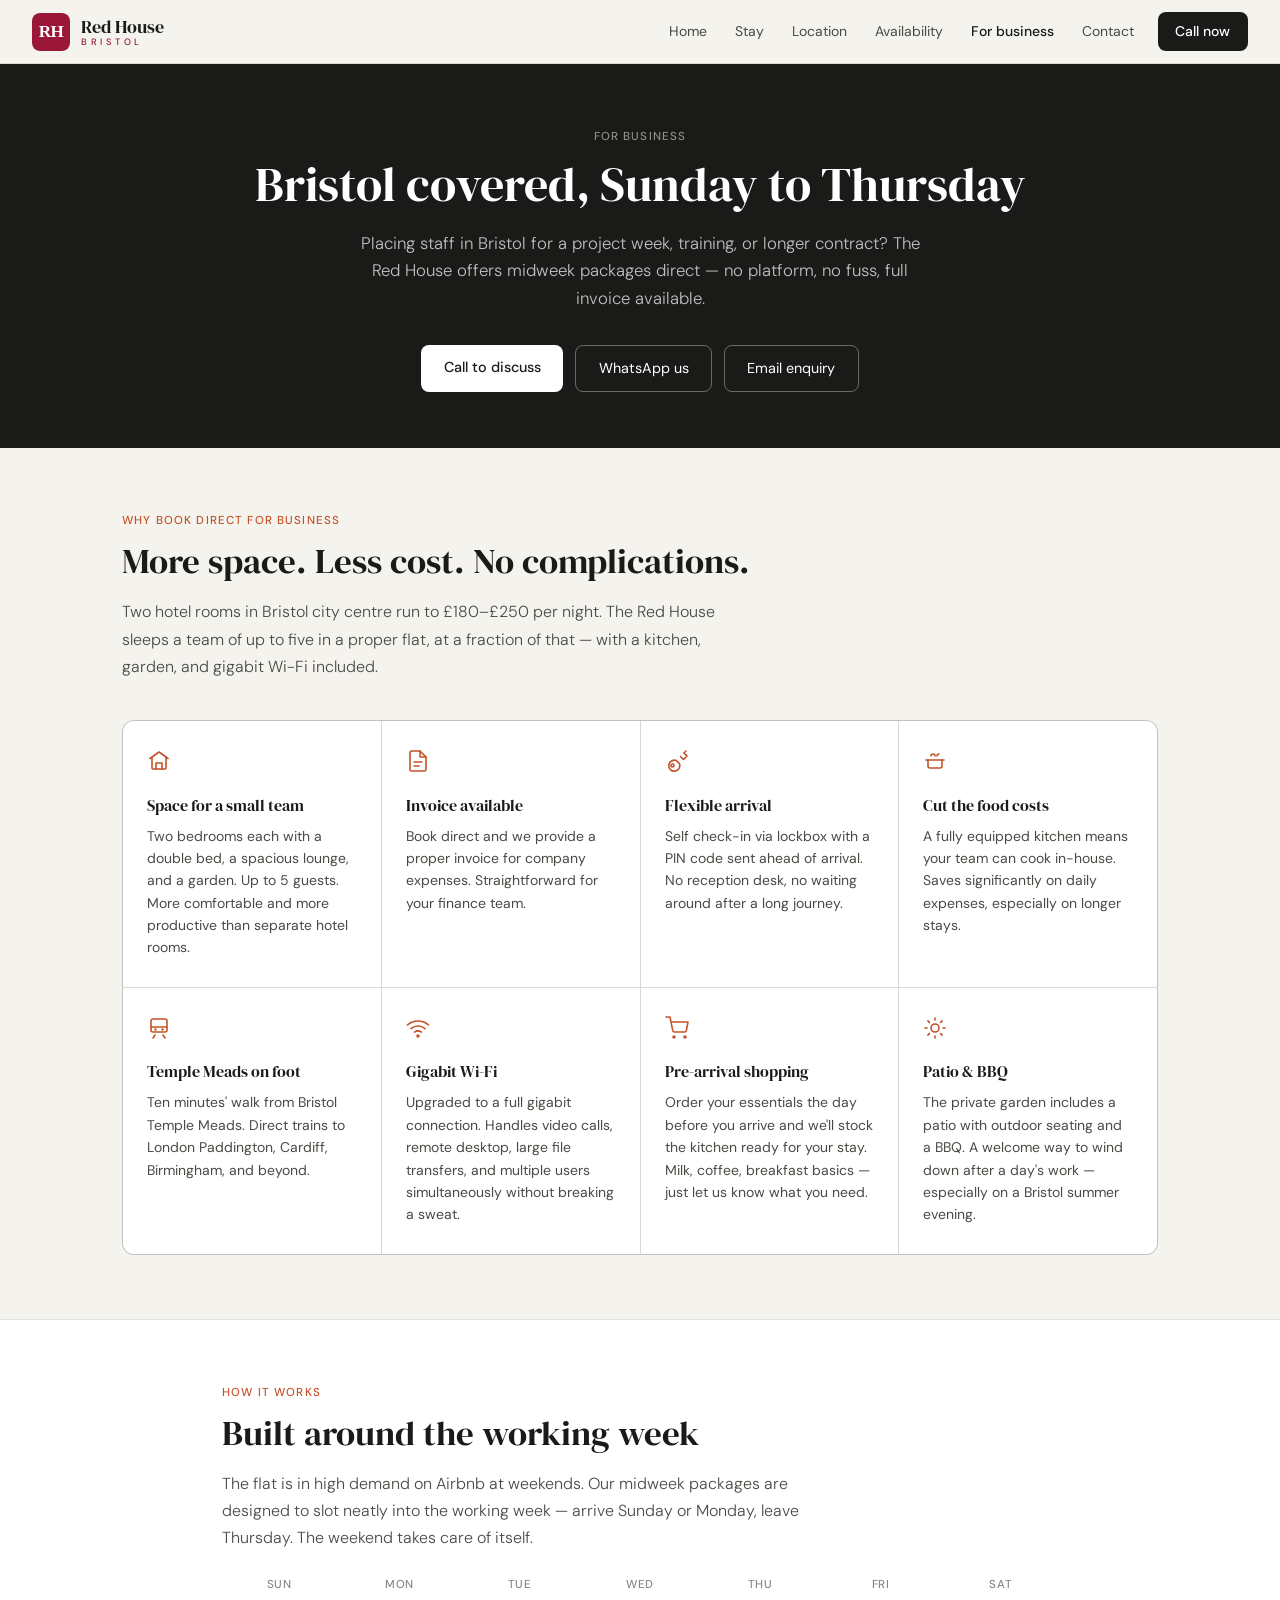
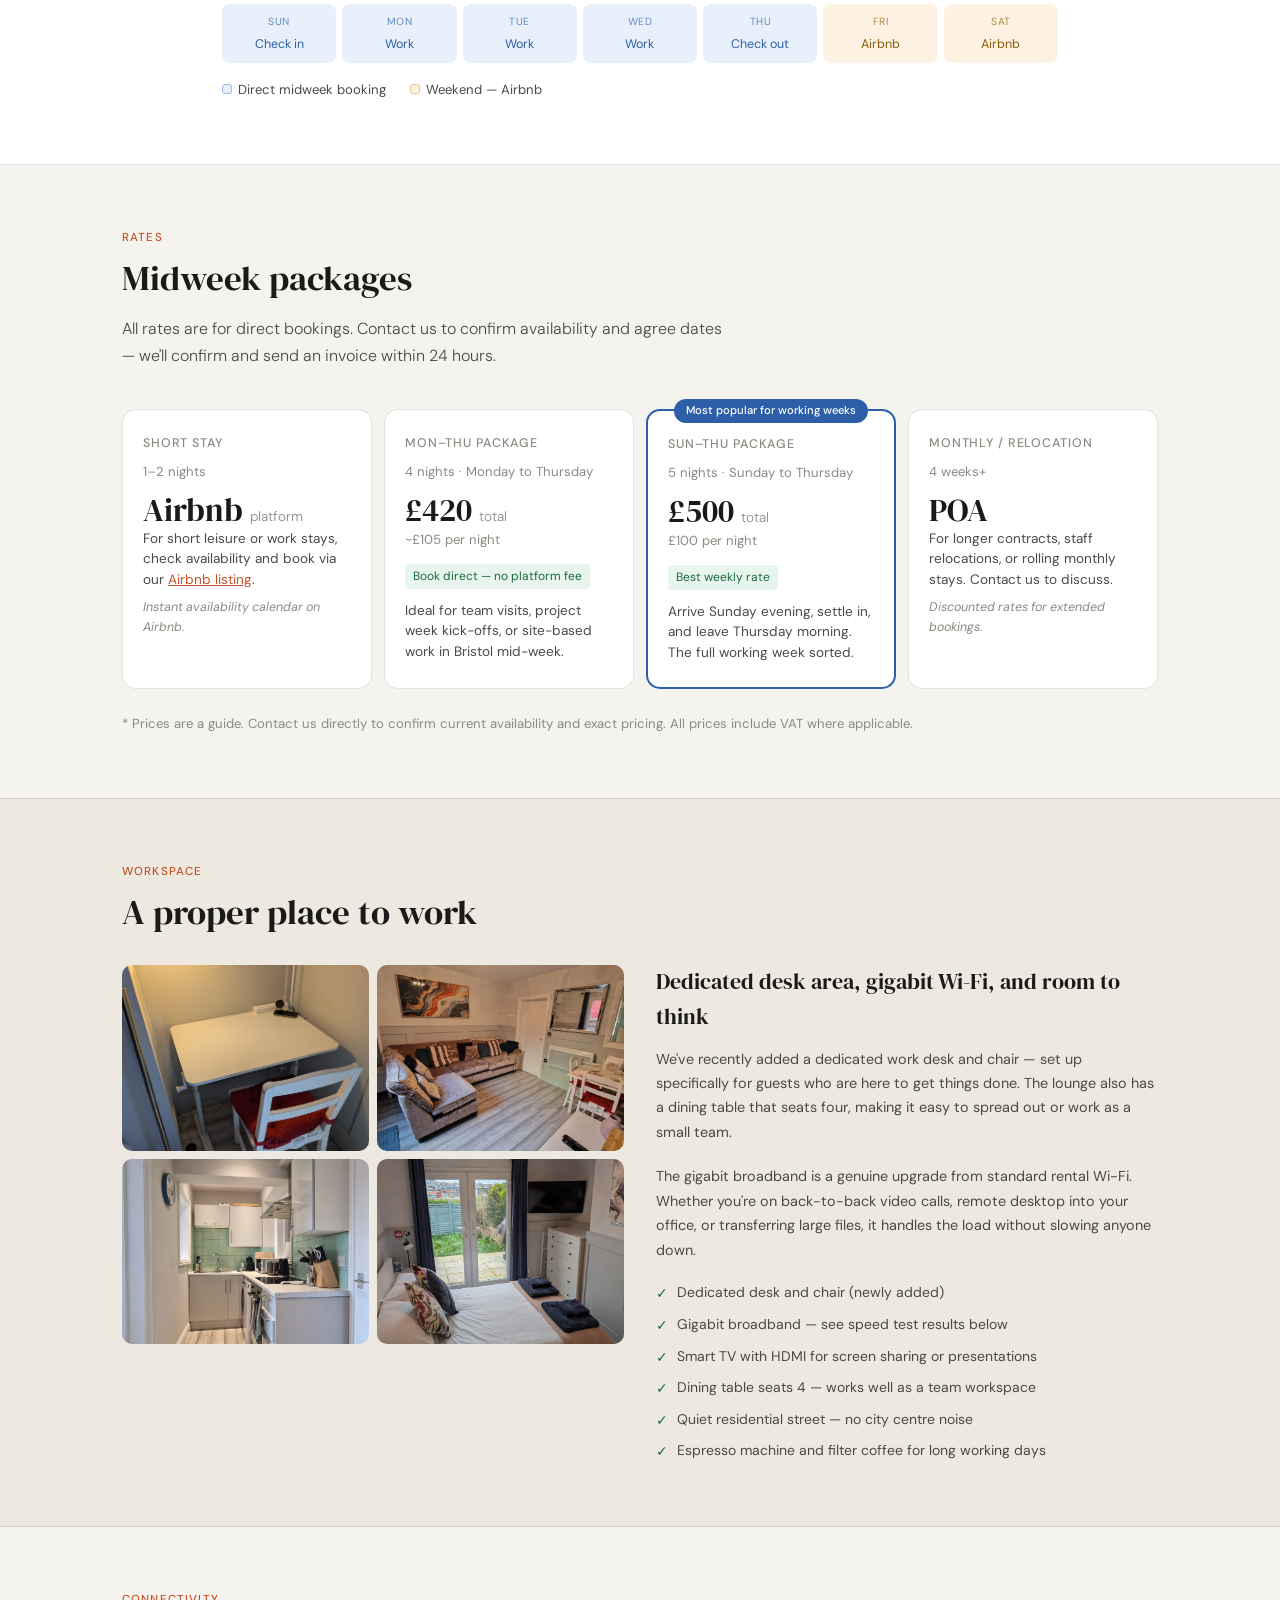
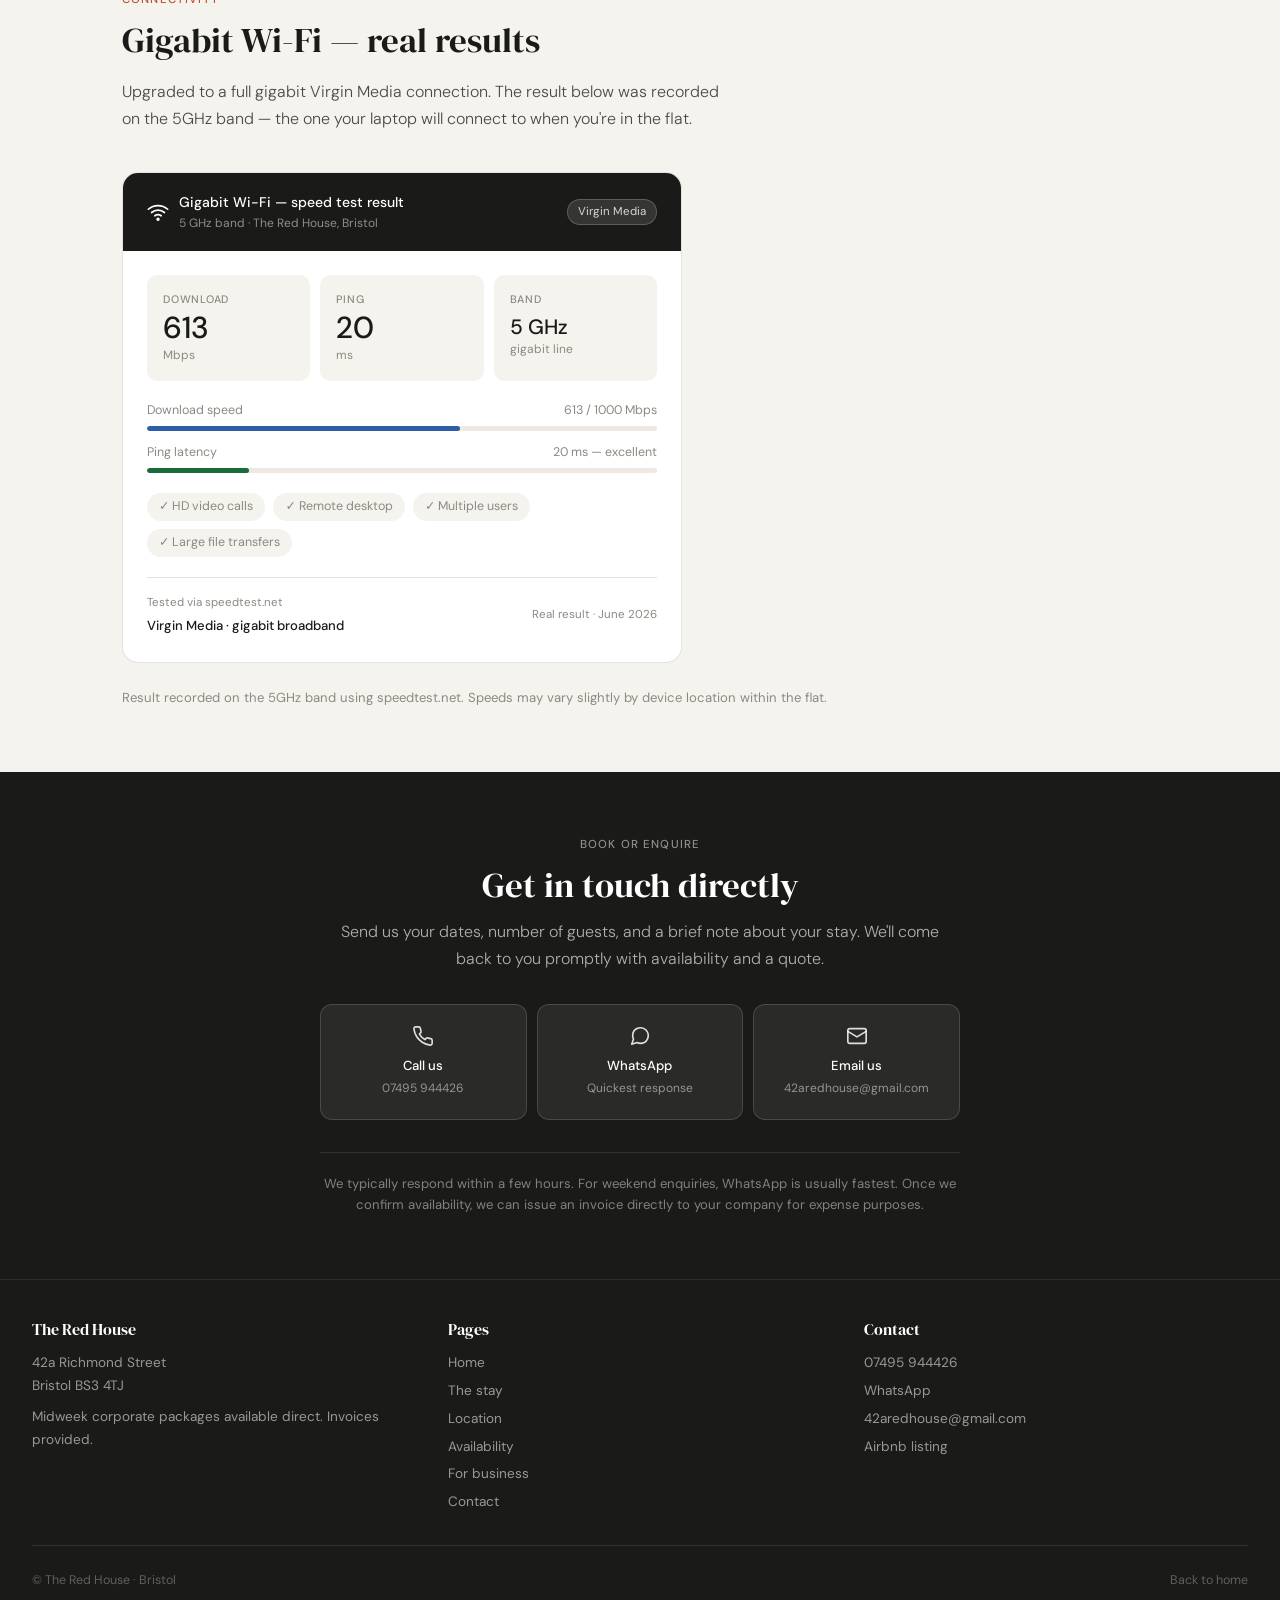
<file: business.html>
<!doctype html>
<html lang="en">
<head>
<meta charset="utf-8">
<meta name="viewport" content="width=device-width, initial-scale=1">
<meta name="robots" content="noindex"> <!-- staging: remove this line when live on redhousebristol.co.uk -->
<title>For business | The Red House Bristol</title>
<meta name="description" content="Midweek packages for companies placing staff in Bristol. Sun–Thu and Mon–Thu rates, gigabit Wi-Fi, dedicated workspace, self check-in. Book direct.">
<link rel="canonical" href="https://42atheredhouse.github.io/Bristol-Apartment/business.html">
<meta property="og:title" content="For business | The Red House Bristol">
<meta property="og:description" content="Midweek corporate packages for Bristol stays. Sun–Thu and Mon–Thu rates. Book direct, no platform fees.">
<meta property="og:type" content="website">
<meta property="og:url" content="https://42atheredhouse.github.io/Bristol-Apartment/business.html">
<meta property="og:image" content="https://42atheredhouse.github.io/Bristol-Apartment/Living%20Room%20Hero.jpg">
<link rel="preconnect" href="https://fonts.googleapis.com">
<link rel="preconnect" href="https://fonts.gstatic.com" crossorigin>
<link href="https://fonts.googleapis.com/css2?family=DM+Serif+Display:ital@0;1&family=DM+Sans:wght@300;400;500&display=swap" rel="stylesheet">
<link rel="stylesheet" href="assets/css/styles.css">
<link rel="icon" type="image/png" sizes="32x32" href="assets/favicon.png">
<link rel="icon" href="assets/favicon.svg" type="image/svg+xml">
<script type="application/ld+json">{
  "@context": "https://schema.org",
  "@type": "LodgingBusiness",
  "name": "The Red House",
  "description": "Midweek corporate packages at The Red House, Bristol. Sleeps up to 5, gigabit Wi-Fi, dedicated workspace, ten minutes' walk from Temple Meads. Book direct with invoice.",
  "telephone": "07495 944426",
  "email": "42aredhouse@gmail.com",
  "address": {
    "@type": "PostalAddress",
    "streetAddress": "42a Richmond Street",
    "addressLocality": "Bristol",
    "postalCode": "BS3 4TJ",
    "addressCountry": "GB"
  },
  "amenityFeature": [
    {"@type": "LocationFeatureSpecification", "name": "Gigabit Wi‑Fi", "value": true},
    {"@type": "LocationFeatureSpecification", "name": "Dedicated workspace", "value": true},
    {"@type": "LocationFeatureSpecification", "name": "Self check-in", "value": true},
    {"@type": "LocationFeatureSpecification", "name": "Kitchen", "value": true},
    {"@type": "LocationFeatureSpecification", "name": "Garden", "value": true}
  ],
  "checkinTime": "15:00",
  "sameAs": ["https://www.airbnb.co.uk/rooms/1425422079046870858"],
  "url": "https://42atheredhouse.github.io/Bristol-Apartment/business.html"
}</script>
</head>
<body>

<header class="site-header">
  <a href="index.html" class="nav-logo"><img src="assets/logo-rh.svg" alt="" class="nav-logo-icon"><span class="nav-logo-text">Red House<span class="nav-logo-loc">Bristol</span></span></a>
  <nav class="nav-links" aria-label="Main navigation">
    <a href="index.html">Home</a>
    <a href="stay.html">Stay</a>
    <a href="location.html">Location</a>
    <a href="availability.html">Availability</a>
    <a href="business.html" class="active" aria-current="page">For business</a>
    <a href="contact.html">Contact</a>
    <a href="tel:+447495944426" class="nav-cta">Call now</a>
  </nav>
  <button class="nav-menu-btn" aria-label="Open menu" aria-expanded="false" aria-controls="mobileNav">
    <span></span><span></span><span></span>
  </button>
</header>

<div class="mobile-nav" id="mobileNav">
  <div class="mobile-nav-header">
    <span class="mobile-nav-title"><img src="assets/logo-rh.svg" alt="" class="nav-logo-icon">Red House</span>
    <button class="mobile-nav-close" aria-label="Close menu">✕</button>
  </div>
  <a href="index.html">Home</a>
  <a href="stay.html">Stay</a>
  <a href="location.html">Location</a>
  <a href="availability.html">Availability</a>
  <a href="business.html">For business</a>
  <a href="contact.html">Contact</a>
  <div class="mobile-nav-footer">
    <a href="tel:+447495944426">Call 07495 944426</a>
    <a href="https://wa.me/447495944426" class="ghost">WhatsApp</a>
  </div>
</div>

<main>
  <!-- PAGE HERO -->
  <div class="page-hero">
    <span class="eyebrow">For business</span>
    <h1>Bristol covered, Sunday to Thursday</h1>
    <p>Placing staff in Bristol for a project week, training, or longer contract? The Red House offers midweek packages direct — no platform, no fuss, full invoice available.</p>
    <div class="cta-row">
      <a href="tel:+447495944426" class="btn btn-white">Call to discuss</a>
      <a href="https://wa.me/447495944426?text=Hello%20-%20I%27d%20like%20to%20ask%20about%20business%20rates%20at%20The%20Red%20House." class="btn btn-ghost-light">WhatsApp us</a>
      <a href="mailto:42aredhouse@gmail.com?subject=Business%20rates%20enquiry%20-%20The%20Red%20House" class="btn btn-ghost-light">Email enquiry</a>
    </div>
  </div>

  <!-- WHY BUSINESS -->
  <section class="section reveal">
    <span class="eyebrow">Why book direct for business</span>
    <h2>More space. Less cost. No complications.</h2>
    <p class="lead">Two hotel rooms in Bristol city centre run to £180–£250 per night. The Red House sleeps a team of up to five in a proper flat, at a fraction of that — with a kitchen, garden, and gigabit Wi-Fi included.</p>
    <div class="card-grid">
      <div class="card-cell">
        <span class="icon"><svg viewBox="0 0 24 24" fill="none" stroke="currentColor" stroke-width="1.6" stroke-linecap="round" stroke-linejoin="round" aria-hidden="true"><path d="M3 9.5 12 3l9 6.5"/><path d="M5 8v11a1 1 0 0 0 1 1h12a1 1 0 0 0 1-1V8"/><path d="M9 20v-6h6v6"/></svg></span>
        <h3>Space for a small team</h3>
        <p>Two bedrooms each with a double bed, a spacious lounge, and a garden. Up to 5 guests. More comfortable and more productive than separate hotel rooms.</p>
      </div>
      <div class="card-cell">
        <span class="icon"><svg viewBox="0 0 24 24" fill="none" stroke="currentColor" stroke-width="1.6" stroke-linecap="round" stroke-linejoin="round" aria-hidden="true"><path d="M14 2H6a2 2 0 0 0-2 2v16a2 2 0 0 0 2 2h12a2 2 0 0 0 2-2V8z"/><path d="M14 2v6h6"/><line x1="8" y1="13" x2="16" y2="13"/><line x1="8" y1="17" x2="13" y2="17"/></svg></span>
        <h3>Invoice available</h3>
        <p>Book direct and we provide a proper invoice for company expenses. Straightforward for your finance team.</p>
      </div>
      <div class="card-cell">
        <span class="icon"><svg viewBox="0 0 24 24" fill="none" stroke="currentColor" stroke-width="1.6" stroke-linecap="round" stroke-linejoin="round" aria-hidden="true"><path d="M21 2 19 4"/><path d="m15.5 7.5 3 3L22 7l-3-3"/><path d="M11.39 11.61a5.5 5.5 0 1 0 3 3z"/><circle cx="7.5" cy="16.5" r="1.5"/></svg></span>
        <h3>Flexible arrival</h3>
        <p>Self check-in via lockbox with a PIN code sent ahead of arrival. No reception desk, no waiting around after a long journey.</p>
      </div>
      <div class="card-cell">
        <span class="icon"><svg viewBox="0 0 24 24" fill="none" stroke="currentColor" stroke-width="1.6" stroke-linecap="round" stroke-linejoin="round" aria-hidden="true"><path d="M3 11h18"/><path d="M5 11v6a2 2 0 0 0 2 2h10a2 2 0 0 0 2-2v-6"/><path d="M8 7c0-1 .5-2 2-2s2 1 2 2"/><path d="M14 7c0-1 .5-2 2-2"/></svg></span>
        <h3>Cut the food costs</h3>
        <p>A fully equipped kitchen means your team can cook in-house. Saves significantly on daily expenses, especially on longer stays.</p>
      </div>
      <div class="card-cell">
        <span class="icon"><svg viewBox="0 0 24 24" fill="none" stroke="currentColor" stroke-width="1.6" stroke-linecap="round" stroke-linejoin="round" aria-hidden="true"><rect x="4" y="3" width="16" height="13" rx="2"/><path d="M4 11h16"/><path d="m8 19-2 3"/><path d="m16 19 2 3"/><circle cx="8.5" cy="13.5" r="0.5"/><circle cx="15.5" cy="13.5" r="0.5"/></svg></span>
        <h3>Temple Meads on foot</h3>
        <p>Ten minutes' walk from Bristol Temple Meads. Direct trains to London Paddington, Cardiff, Birmingham, and beyond.</p>
      </div>
      <div class="card-cell">
        <span class="icon"><svg viewBox="0 0 24 24" fill="none" stroke="currentColor" stroke-width="1.6" stroke-linecap="round" stroke-linejoin="round" aria-hidden="true"><path d="M5 12.55a11 11 0 0 1 14.08 0"/><path d="M1.42 9a16 16 0 0 1 21.16 0"/><path d="M8.53 16.11a6 6 0 0 1 6.95 0"/><circle cx="12" cy="20" r="1"/></svg></span>
        <h3>Gigabit Wi-Fi</h3>
        <p>Upgraded to a full gigabit connection. Handles video calls, remote desktop, large file transfers, and multiple users simultaneously without breaking a sweat.</p>
      </div>
      <div class="card-cell">
        <span class="icon"><svg viewBox="0 0 24 24" fill="none" stroke="currentColor" stroke-width="1.6" stroke-linecap="round" stroke-linejoin="round" aria-hidden="true"><circle cx="9" cy="21" r="1"/><circle cx="20" cy="21" r="1"/><path d="M1 1h4l2.68 13.39a2 2 0 0 0 2 1.61h9.72a2 2 0 0 0 2-1.61L23 6H6"/></svg></span>
        <h3>Pre-arrival shopping</h3>
        <p>Order your essentials the day before you arrive and we'll stock the kitchen ready for your stay. Milk, coffee, breakfast basics — just let us know what you need.</p>
      </div>
      <div class="card-cell">
        <span class="icon"><svg viewBox="0 0 24 24" fill="none" stroke="currentColor" stroke-width="1.6" stroke-linecap="round" stroke-linejoin="round" aria-hidden="true"><circle cx="12" cy="12" r="4"/><path d="M12 2v2"/><path d="M12 20v2"/><path d="m4.93 4.93 1.41 1.41"/><path d="m17.66 17.66 1.41 1.41"/><path d="M2 12h2"/><path d="M20 12h2"/><path d="m6.34 17.66-1.41 1.41"/><path d="m19.07 4.93-1.41 1.41"/></svg></span>
        <h3>Patio &amp; BBQ</h3>
        <p>The private garden includes a patio with outdoor seating and a BBQ. A welcome way to wind down after a day's work — especially on a Bristol summer evening.</p>
      </div>
    </div>
  </section>

  <!-- WEEK CALENDAR -->
  <section class="section-band">
    <div class="section reveal" style="max-width:900px;">
      <span class="eyebrow">How it works</span>
      <h2>Built around the working week</h2>
      <p class="lead" style="margin-bottom:1rem;">The flat is in high demand on Airbnb at weekends. Our midweek packages are designed to slot neatly into the working week — arrive Sunday or Monday, leave Thursday. The weekend takes care of itself.</p>

      <div class="week-grid">
        <div class="day-head">Sun</div>
        <div class="day-head">Mon</div>
        <div class="day-head">Tue</div>
        <div class="day-head">Wed</div>
        <div class="day-head">Thu</div>
        <div class="day-head">Fri</div>
        <div class="day-head">Sat</div>

        <div class="day-cell corp"><div class="day-name">Sun</div>Check in</div>
        <div class="day-cell corp"><div class="day-name">Mon</div>Work</div>
        <div class="day-cell corp"><div class="day-name">Tue</div>Work</div>
        <div class="day-cell corp"><div class="day-name">Wed</div>Work</div>
        <div class="day-cell corp"><div class="day-name">Thu</div>Check out</div>
        <div class="day-cell airbnb"><div class="day-name">Fri</div>Airbnb</div>
        <div class="day-cell airbnb"><div class="day-name">Sat</div>Airbnb</div>
      </div>

      <div class="week-legend">
        <div class="leg">
          <div class="leg-dot" style="background:#e8f0fb;border:1px solid #9ab8e8;"></div>
          Direct midweek booking
        </div>
        <div class="leg">
          <div class="leg-dot" style="background:#fef3e2;border:1px solid #e8c87a;"></div>
          Weekend — Airbnb
        </div>
      </div>
    </div>
  </section>

  <!-- PRICING -->
  <section class="section reveal">
    <span class="eyebrow">Rates</span>
    <h2>Midweek packages</h2>
    <p class="lead">All rates are for direct bookings. Contact us to confirm availability and agree dates — we'll confirm and send an invoice within 24 hours.</p>

    <div class="pricing-grid">
      <div class="price-card">
        <div class="price-tier">Short stay</div>
        <div class="price-nights">1–2 nights</div>
        <div class="price-amount">Airbnb <span>platform</span></div>
        <div class="price-desc">For short leisure or work stays, check availability and book via our <a href="https://www.airbnb.co.uk/rooms/1425422079046870858" style="color:var(--accent);">Airbnb listing</a>.</div>
        <div class="price-note">Instant availability calendar on Airbnb.</div>
      </div>

      <div class="price-card">
        <div class="price-tier">Mon–Thu package</div>
        <div class="price-nights">4 nights · Monday to Thursday</div>
        <div class="price-amount">£420 <span>total</span></div>
        <div class="price-per-night">~£105 per night</div>
        <span class="price-saving">Book direct — no platform fee</span>
        <div class="price-desc">Ideal for team visits, project week kick-offs, or site-based work in Bristol mid-week.</div>
      </div>

      <div class="price-card featured">
        <div class="featured-badge">Most popular for working weeks</div>
        <div class="price-tier">Sun–Thu package</div>
        <div class="price-nights">5 nights · Sunday to Thursday</div>
        <div class="price-amount">£500 <span>total</span></div>
        <div class="price-per-night">£100 per night</div>
        <span class="price-saving">Best weekly rate</span>
        <div class="price-desc">Arrive Sunday evening, settle in, and leave Thursday morning. The full working week sorted.</div>
      </div>

      <div class="price-card">
        <div class="price-tier">Monthly / relocation</div>
        <div class="price-nights">4 weeks+</div>
        <div class="price-amount">POA</div>
        <div class="price-desc">For longer contracts, staff relocations, or rolling monthly stays. Contact us to discuss.</div>
        <div class="price-note">Discounted rates for extended bookings.</div>
      </div>
    </div>

    <p class="fineprint">* Prices are a guide. Contact us directly to confirm current availability and exact pricing. All prices include VAT where applicable.</p>
  </section>

  <!-- WORKSPACE -->
  <section class="section-band-warm">
    <div class="section reveal">
      <span class="eyebrow">Workspace</span>
      <h2>A proper place to work</h2>
      <div class="workspace-grid">
        <div class="workspace-photos">
          <div class="workspace-photo-wrap">
            <img src="WorkArea.jpg" alt="Dedicated work desk and chair at The Red House">
          </div>
          <div class="workspace-photo-wrap">
            <img src="Living%20Room%20Hero.jpg" alt="Spacious lounge with working space">
          </div>
          <div class="workspace-photo-wrap">
            <img src="Kitchen.jpg" alt="Kitchen for self-catering">
          </div>
          <div class="workspace-photo-wrap">
            <img src="Bedroom1%20hero.jpg" alt="Main bedroom">
          </div>
        </div>
        <div class="workspace-details">
          <h3>Dedicated desk area, gigabit Wi-Fi, and room to think</h3>
          <p>We've recently added a dedicated work desk and chair — set up specifically for guests who are here to get things done. The lounge also has a dining table that seats four, making it easy to spread out or work as a small team.</p>
          <p>The gigabit broadband is a genuine upgrade from standard rental Wi-Fi. Whether you're on back-to-back video calls, remote desktop into your office, or transferring large files, it handles the load without slowing anyone down.</p>
          <ul class="check-list">
            <li>Dedicated desk and chair (newly added)</li>
            <li>Gigabit broadband — see speed test results below</li>
            <li>Smart TV with HDMI for screen sharing or presentations</li>
            <li>Dining table seats 4 — works well as a team workspace</li>
            <li>Quiet residential street — no city centre noise</li>
            <li>Espresso machine and filter coffee for long working days</li>
          </ul>
        </div>
      </div>
    </div>
  </section>

  <!-- WIFI -->
  <section class="section reveal">
    <span class="eyebrow">Connectivity</span>
    <h2>Gigabit Wi-Fi — real results</h2>
    <p class="lead">Upgraded to a full gigabit Virgin Media connection. The result below was recorded on the 5GHz band — the one your laptop will connect to when you're in the flat.</p>

    <div class="wifi-card">
      <div class="wifi-card-header">
        <div class="wifi-card-title">
          <svg width="22" height="22" viewBox="0 0 24 24" fill="none" stroke="white" stroke-width="1.8" stroke-linecap="round" stroke-linejoin="round" aria-hidden="true"><path d="M5 12.55a11 11 0 0 1 14.08 0"/><path d="M1.42 9a16 16 0 0 1 21.16 0"/><path d="M8.53 16.11a6 6 0 0 1 6.95 0"/><circle cx="12" cy="20" r="1"/></svg>
          <span>
            <strong>Gigabit Wi-Fi — speed test result</strong>
            <small>5 GHz band · The Red House, Bristol</small>
          </span>
        </div>
        <span class="wifi-provider">Virgin Media</span>
      </div>

      <div class="wifi-body">
        <div class="wifi-stats">
          <div class="wifi-stat">
            <div class="label">Download</div>
            <div class="value">613</div>
            <div class="unit">Mbps</div>
          </div>
          <div class="wifi-stat">
            <div class="label">Ping</div>
            <div class="value">20</div>
            <div class="unit">ms</div>
          </div>
          <div class="wifi-stat">
            <div class="label">Band</div>
            <div class="value small">5 GHz</div>
            <div class="unit">gigabit line</div>
          </div>
        </div>

        <div class="wifi-bar-row">
          <div class="wifi-bar-label"><span>Download speed</span><span>613 / 1000 Mbps</span></div>
          <div class="wifi-bar-track"><div class="wifi-bar-fill" style="width:61.3%;"></div></div>
        </div>
        <div class="wifi-bar-row">
          <div class="wifi-bar-label"><span>Ping latency</span><span>20 ms — excellent</span></div>
          <div class="wifi-bar-track"><div class="wifi-bar-fill green" style="width:20%;"></div></div>
        </div>

        <div class="wifi-chips">
          <span>✓ HD video calls</span>
          <span>✓ Remote desktop</span>
          <span>✓ Multiple users</span>
          <span>✓ Large file transfers</span>
        </div>

        <div class="wifi-foot">
          <div>
            <small>Tested via speedtest.net</small>
            <strong>Virgin Media · gigabit broadband</strong>
          </div>
          <small>Real result · June 2026</small>
        </div>
      </div>
    </div>

    <p class="fineprint">Result recorded on the 5GHz band using speedtest.net. Speeds may vary slightly by device location within the flat.</p>
  </section>

  <!-- ENQUIRY -->
  <section class="contact-band">
    <div class="contact-band-inner reveal">
      <span class="eyebrow">Book or enquire</span>
      <h2>Get in touch directly</h2>
      <p class="lead">Send us your dates, number of guests, and a brief note about your stay. We'll come back to you promptly with availability and a quote.</p>

      <div class="contact-options">
        <a href="tel:+447495944426" class="contact-option">
          <svg class="contact-option-icon" viewBox="0 0 24 24" fill="none" stroke="currentColor" stroke-width="1.8" stroke-linecap="round" stroke-linejoin="round" aria-hidden="true"><path d="M22 16.92v3a2 2 0 0 1-2.18 2 19.79 19.79 0 0 1-8.63-3.07 19.5 19.5 0 0 1-6-6 19.79 19.79 0 0 1-3.07-8.67A2 2 0 0 1 4.11 2h3a2 2 0 0 1 2 1.72 12.84 12.84 0 0 0 .7 2.81 2 2 0 0 1-.45 2.11L8.09 9.91a16 16 0 0 0 6 6l1.27-1.27a2 2 0 0 1 2.11-.45 12.84 12.84 0 0 0 2.81.7A2 2 0 0 1 22 16.92z"/></svg>
          <span class="contact-option-label">Call us</span>
          <span class="contact-option-sub">07495 944426</span>
        </a>
        <a href="https://wa.me/447495944426?text=Hello%20-%20I%27d%20like%20to%20ask%20about%20business%20rates%20at%20The%20Red%20House.%20Our%20dates%20are:" class="contact-option">
          <svg class="contact-option-icon" viewBox="0 0 24 24" fill="none" stroke="currentColor" stroke-width="1.8" stroke-linecap="round" stroke-linejoin="round" aria-hidden="true"><path d="M21 11.5a8.38 8.38 0 0 1-.9 3.8 8.5 8.5 0 0 1-7.6 4.7 8.38 8.38 0 0 1-3.8-.9L3 21l1.9-5.7a8.38 8.38 0 0 1-.9-3.8 8.5 8.5 0 0 1 4.7-7.6 8.38 8.38 0 0 1 3.8-.9h.5a8.48 8.48 0 0 1 8 8v.5z"/></svg>
          <span class="contact-option-label">WhatsApp</span>
          <span class="contact-option-sub">Quickest response</span>
        </a>
        <a href="mailto:42aredhouse@gmail.com?subject=Business%20rates%20enquiry%20-%20The%20Red%20House&body=Hello%2C%0A%0AI%27d%20like%20to%20enquire%20about%20a%20business%20booking%20at%20The%20Red%20House.%0A%0ADates%3A%20%0ANumber%20of%20guests%3A%20%0ANotes%3A%20%0A%0AThanks" class="contact-option">
          <svg class="contact-option-icon" viewBox="0 0 24 24" fill="none" stroke="currentColor" stroke-width="1.8" stroke-linecap="round" stroke-linejoin="round" aria-hidden="true"><rect x="2" y="4" width="20" height="16" rx="2"/><path d="m22 7-10 6L2 7"/></svg>
          <span class="contact-option-label">Email us</span>
          <span class="contact-option-sub">42aredhouse@gmail.com</span>
        </a>
      </div>

      <p class="contact-band-note">We typically respond within a few hours. For weekend enquiries, WhatsApp is usually fastest. Once we confirm availability, we can issue an invoice directly to your company for expense purposes.</p>
    </div>
  </section>
</main>

<footer class="site-footer">
  <div>
    <h2>The Red House</h2>
    <p>42a Richmond Street<br>Bristol BS3 4TJ</p>
    <p style="margin-top:0.5rem;">Midweek corporate packages available direct. Invoices provided.</p>
  </div>
  <div>
    <h2>Pages</h2>
    <ul>
      <li><a href="index.html">Home</a></li>
      <li><a href="stay.html">The stay</a></li>
      <li><a href="location.html">Location</a></li>
      <li><a href="availability.html">Availability</a></li>
      <li><a href="business.html">For business</a></li>
      <li><a href="contact.html">Contact</a></li>
    </ul>
  </div>
  <div>
    <h2>Contact</h2>
    <ul>
      <li><a href="tel:+447495944426">07495 944426</a></li>
      <li><a href="https://wa.me/447495944426">WhatsApp</a></li>
      <li><a href="mailto:42aredhouse@gmail.com">42aredhouse@gmail.com</a></li>
      <li><a href="https://www.airbnb.co.uk/rooms/1425422079046870858">Airbnb listing</a></li>
    </ul>
  </div>
  <div class="footer-bottom">
    <span>© The Red House · Bristol</span>
    <a href="index.html">Back to home</a>
  </div>
</footer>

<script src="assets/js/site.js"></script>
</body>
</html>
</file>
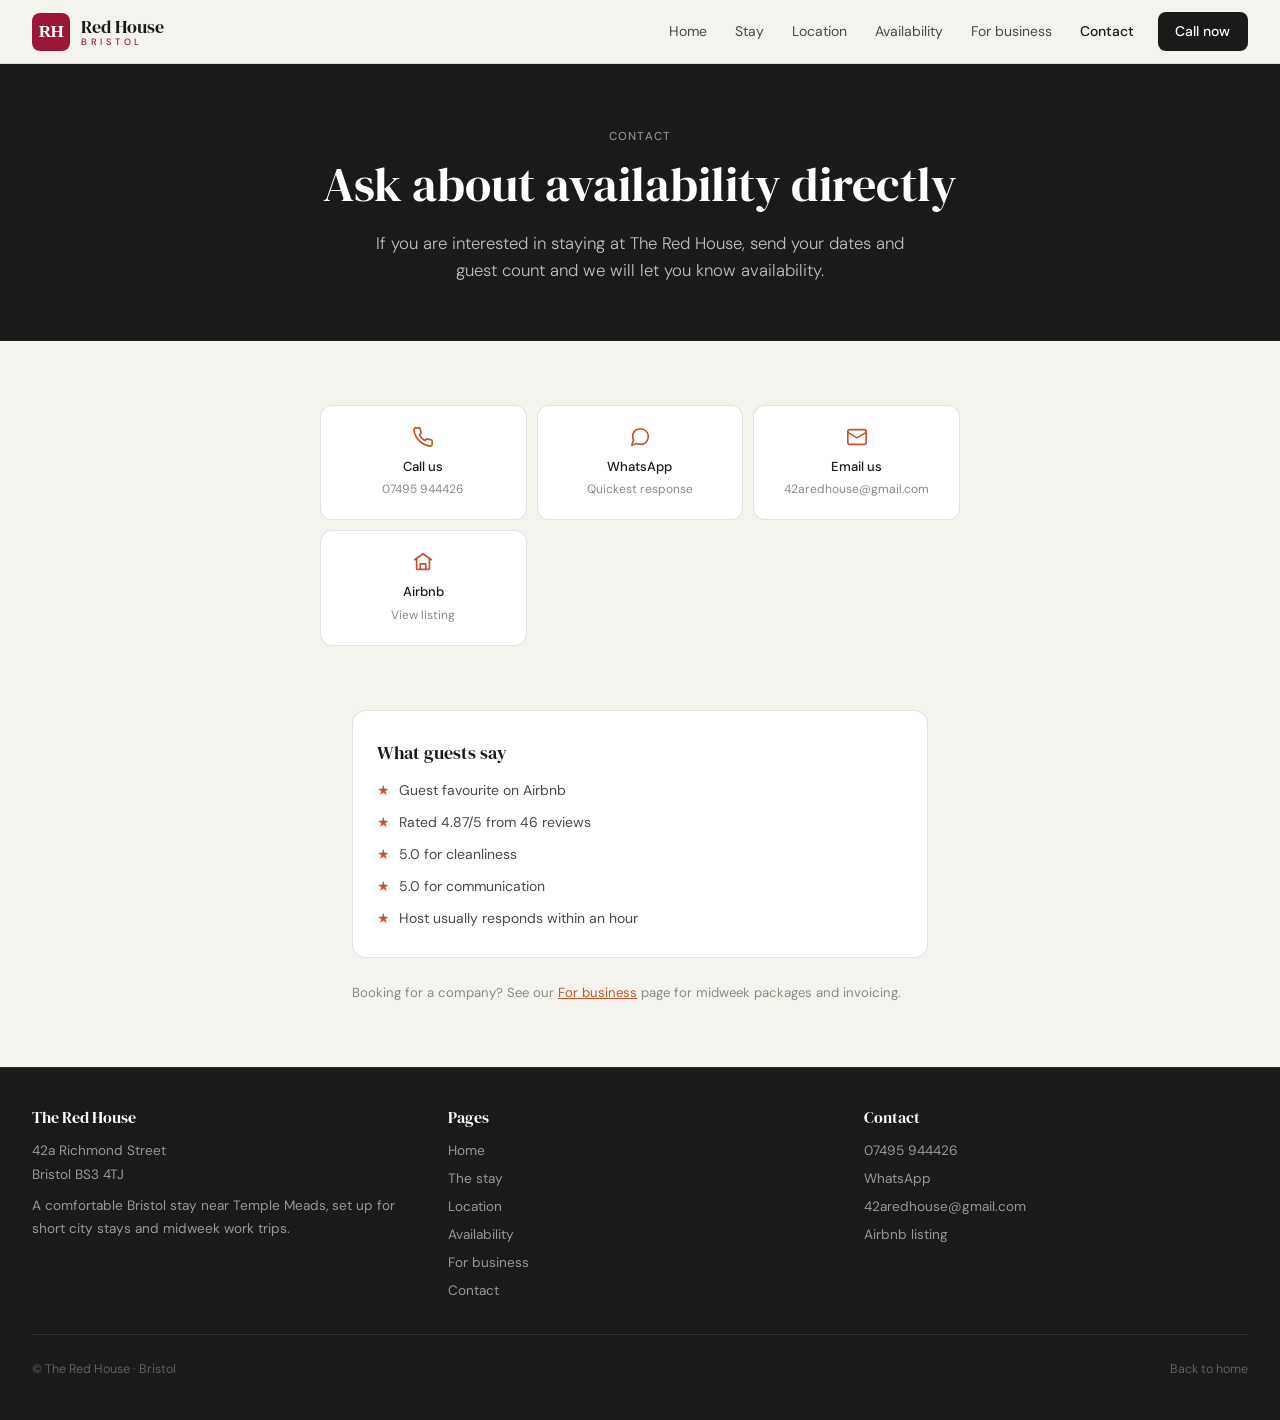
<file: contact.html>
<!doctype html>
<html lang="en">
<head>
<meta charset="utf-8">
<meta name="viewport" content="width=device-width, initial-scale=1">
<meta name="robots" content="noindex"> <!-- staging: remove this line when live on redhousebristol.co.uk -->
<title>Contact The Red House | Direct enquiries and Airbnb fallback</title>
<meta name="description" content="Contact The Red House directly by phone, WhatsApp, or email, with Airbnb available as a fallback.">
<link rel="canonical" href="https://42atheredhouse.github.io/Bristol-Apartment/contact.html">
<meta property="og:title" content="Contact The Red House | Direct enquiries and Airbnb fallback">
<meta property="og:description" content="Contact The Red House directly by phone, WhatsApp, or email, with Airbnb available as a fallback.">
<meta property="og:type" content="website">
<meta property="og:url" content="https://42atheredhouse.github.io/Bristol-Apartment/contact.html">
<meta property="og:image" content="https://42atheredhouse.github.io/Bristol-Apartment/Living%20Room%20Hero.jpg">
<link rel="preconnect" href="https://fonts.googleapis.com">
<link rel="preconnect" href="https://fonts.gstatic.com" crossorigin>
<link href="https://fonts.googleapis.com/css2?family=DM+Serif+Display:ital@0;1&family=DM+Sans:wght@300;400;500&display=swap" rel="stylesheet">
<link rel="stylesheet" href="assets/css/styles.css">
<link rel="icon" type="image/png" sizes="32x32" href="assets/favicon.png">
<link rel="icon" href="assets/favicon.svg" type="image/svg+xml">
<script type="application/ld+json">{
  "@context": "https://schema.org",
  "@type": "LodgingBusiness",
  "name": "The Red House",
  "description": "A comfortable Bristol stay near Temple Meads, suited to midweek work trips and short city stays.",
  "telephone": "07495 944426",
  "email": "42aredhouse@gmail.com",
  "address": {
    "@type": "PostalAddress",
    "streetAddress": "42a Richmond Street",
    "addressLocality": "Bristol",
    "postalCode": "BS3 4TJ",
    "addressCountry": "GB"
  },
  "amenityFeature": [
    {"@type": "LocationFeatureSpecification", "name": "Wi‑Fi", "value": true},
    {"@type": "LocationFeatureSpecification", "name": "Self check-in", "value": true},
    {"@type": "LocationFeatureSpecification", "name": "Garden", "value": true},
    {"@type": "LocationFeatureSpecification", "name": "Kitchen", "value": true}
  ],
  "checkinTime": "15:00",
  "sameAs": ["https://www.airbnb.co.uk/rooms/1425422079046870858"],
  "url": "https://42atheredhouse.github.io/Bristol-Apartment/"
}</script>
</head>
<body>

<header class="site-header">
  <a href="index.html" class="nav-logo"><img src="assets/logo-rh.svg" alt="" class="nav-logo-icon"><span class="nav-logo-text">Red House<span class="nav-logo-loc">Bristol</span></span></a>
  <nav class="nav-links" aria-label="Main navigation">
    <a href="index.html">Home</a>
    <a href="stay.html">Stay</a>
    <a href="location.html">Location</a>
    <a href="availability.html">Availability</a>
    <a href="business.html">For business</a>
    <a href="contact.html" class="active" aria-current="page">Contact</a>
    <a href="tel:+447495944426" class="nav-cta">Call now</a>
  </nav>
  <button class="nav-menu-btn" aria-label="Open menu" aria-expanded="false" aria-controls="mobileNav">
    <span></span><span></span><span></span>
  </button>
</header>

<div class="mobile-nav" id="mobileNav">
  <div class="mobile-nav-header">
    <span class="mobile-nav-title"><img src="assets/logo-rh.svg" alt="" class="nav-logo-icon">Red House</span>
    <button class="mobile-nav-close" aria-label="Close menu">✕</button>
  </div>
  <a href="index.html">Home</a>
  <a href="stay.html">Stay</a>
  <a href="location.html">Location</a>
  <a href="availability.html">Availability</a>
  <a href="business.html">For business</a>
  <a href="contact.html">Contact</a>
  <div class="mobile-nav-footer">
    <a href="tel:+447495944426">Call 07495 944426</a>
    <a href="https://wa.me/447495944426" class="ghost">WhatsApp</a>
  </div>
</div>

<main>
  <div class="page-hero">
    <span class="eyebrow">Contact</span>
    <h1>Ask about availability directly</h1>
    <p>If you are interested in staying at The Red House, send your dates and guest count and we will let you know availability.</p>
  </div>

  <section class="contact-band" style="background:var(--paper);padding:4rem 2rem 0;">
    <div style="max-width:640px;margin:0 auto;">
      <div class="contact-options reveal" style="margin-bottom:0;">
        <a href="tel:+447495944426" class="contact-option" style="background:var(--white);border:1px solid var(--border);">
          <svg class="contact-option-icon" style="color:var(--accent);" viewBox="0 0 24 24" fill="none" stroke="currentColor" stroke-width="1.8" stroke-linecap="round" stroke-linejoin="round" aria-hidden="true"><path d="M22 16.92v3a2 2 0 0 1-2.18 2 19.79 19.79 0 0 1-8.63-3.07 19.5 19.5 0 0 1-6-6 19.79 19.79 0 0 1-3.07-8.67A2 2 0 0 1 4.11 2h3a2 2 0 0 1 2 1.72 12.84 12.84 0 0 0 .7 2.81 2 2 0 0 1-.45 2.11L8.09 9.91a16 16 0 0 0 6 6l1.27-1.27a2 2 0 0 1 2.11-.45 12.84 12.84 0 0 0 2.81.7A2 2 0 0 1 22 16.92z"/></svg>
          <span class="contact-option-label" style="color:var(--ink);">Call us</span>
          <span class="contact-option-sub" style="color:var(--ink-muted);">07495 944426</span>
        </a>
        <a href="https://wa.me/447495944426?text=Hello%20-%20I%27d%20like%20to%20ask%20about%20availability%20at%20The%20Red%20House." class="contact-option" style="background:var(--white);border:1px solid var(--border);">
          <svg class="contact-option-icon" style="color:var(--accent);" viewBox="0 0 24 24" fill="none" stroke="currentColor" stroke-width="1.8" stroke-linecap="round" stroke-linejoin="round" aria-hidden="true"><path d="M21 11.5a8.38 8.38 0 0 1-.9 3.8 8.5 8.5 0 0 1-7.6 4.7 8.38 8.38 0 0 1-3.8-.9L3 21l1.9-5.7a8.38 8.38 0 0 1-.9-3.8 8.5 8.5 0 0 1 4.7-7.6 8.38 8.38 0 0 1 3.8-.9h.5a8.48 8.48 0 0 1 8 8v.5z"/></svg>
          <span class="contact-option-label" style="color:var(--ink);">WhatsApp</span>
          <span class="contact-option-sub" style="color:var(--ink-muted);">Quickest response</span>
        </a>
        <a href="mailto:42aredhouse@gmail.com?subject=Availability%20enquiry%20for%20The%20Red%20House" class="contact-option" style="background:var(--white);border:1px solid var(--border);">
          <svg class="contact-option-icon" style="color:var(--accent);" viewBox="0 0 24 24" fill="none" stroke="currentColor" stroke-width="1.8" stroke-linecap="round" stroke-linejoin="round" aria-hidden="true"><rect x="2" y="4" width="20" height="16" rx="2"/><path d="m22 7-10 6L2 7"/></svg>
          <span class="contact-option-label" style="color:var(--ink);">Email us</span>
          <span class="contact-option-sub" style="color:var(--ink-muted);">42aredhouse@gmail.com</span>
        </a>
        <a href="https://www.airbnb.co.uk/rooms/1425422079046870858" class="contact-option" style="background:var(--white);border:1px solid var(--border);">
          <svg class="contact-option-icon" style="color:var(--accent);" viewBox="0 0 24 24" fill="none" stroke="currentColor" stroke-width="1.8" stroke-linecap="round" stroke-linejoin="round" aria-hidden="true"><path d="M3 9.5 12 3l9 6.5"/><path d="M5 8v11a1 1 0 0 0 1 1h12a1 1 0 0 0 1-1V8"/><path d="M9 20v-6h6v6"/></svg>
          <span class="contact-option-label" style="color:var(--ink);">Airbnb</span>
          <span class="contact-option-sub" style="color:var(--ink-muted);">View listing</span>
        </a>
      </div>
    </div>
  </section>

  <section class="section reveal" style="max-width:640px;">
    <div class="trust-panel" style="margin-top:0;">
      <h3>What guests say</h3>
      <ul style="margin-top:0.75rem;">
        <li>Guest favourite on Airbnb</li>
        <li>Rated 4.87/5 from 46 reviews</li>
        <li>5.0 for cleanliness</li>
        <li>5.0 for communication</li>
        <li>Host usually responds within an hour</li>
      </ul>
    </div>
    <p class="fineprint">Booking for a company? See our <a href="business.html" style="color:var(--accent);">For business</a> page for midweek packages and invoicing.</p>
  </section>
</main>

<footer class="site-footer">
  <div>
    <h2>The Red House</h2>
    <p>42a Richmond Street<br>Bristol BS3 4TJ</p>
    <p style="margin-top:0.5rem;">A comfortable Bristol stay near Temple Meads, set up for short city stays and midweek work trips.</p>
  </div>
  <div>
    <h2>Pages</h2>
    <ul>
      <li><a href="index.html">Home</a></li>
      <li><a href="stay.html">The stay</a></li>
      <li><a href="location.html">Location</a></li>
      <li><a href="availability.html">Availability</a></li>
      <li><a href="business.html">For business</a></li>
      <li><a href="contact.html">Contact</a></li>
    </ul>
  </div>
  <div>
    <h2>Contact</h2>
    <ul>
      <li><a href="tel:+447495944426">07495 944426</a></li>
      <li><a href="https://wa.me/447495944426">WhatsApp</a></li>
      <li><a href="mailto:42aredhouse@gmail.com">42aredhouse@gmail.com</a></li>
      <li><a href="https://www.airbnb.co.uk/rooms/1425422079046870858">Airbnb listing</a></li>
    </ul>
  </div>
  <div class="footer-bottom">
    <span>© The Red House · Bristol</span>
    <a href="index.html">Back to home</a>
  </div>
</footer>

<script src="assets/js/site.js"></script>
</body>
</html>
</file>
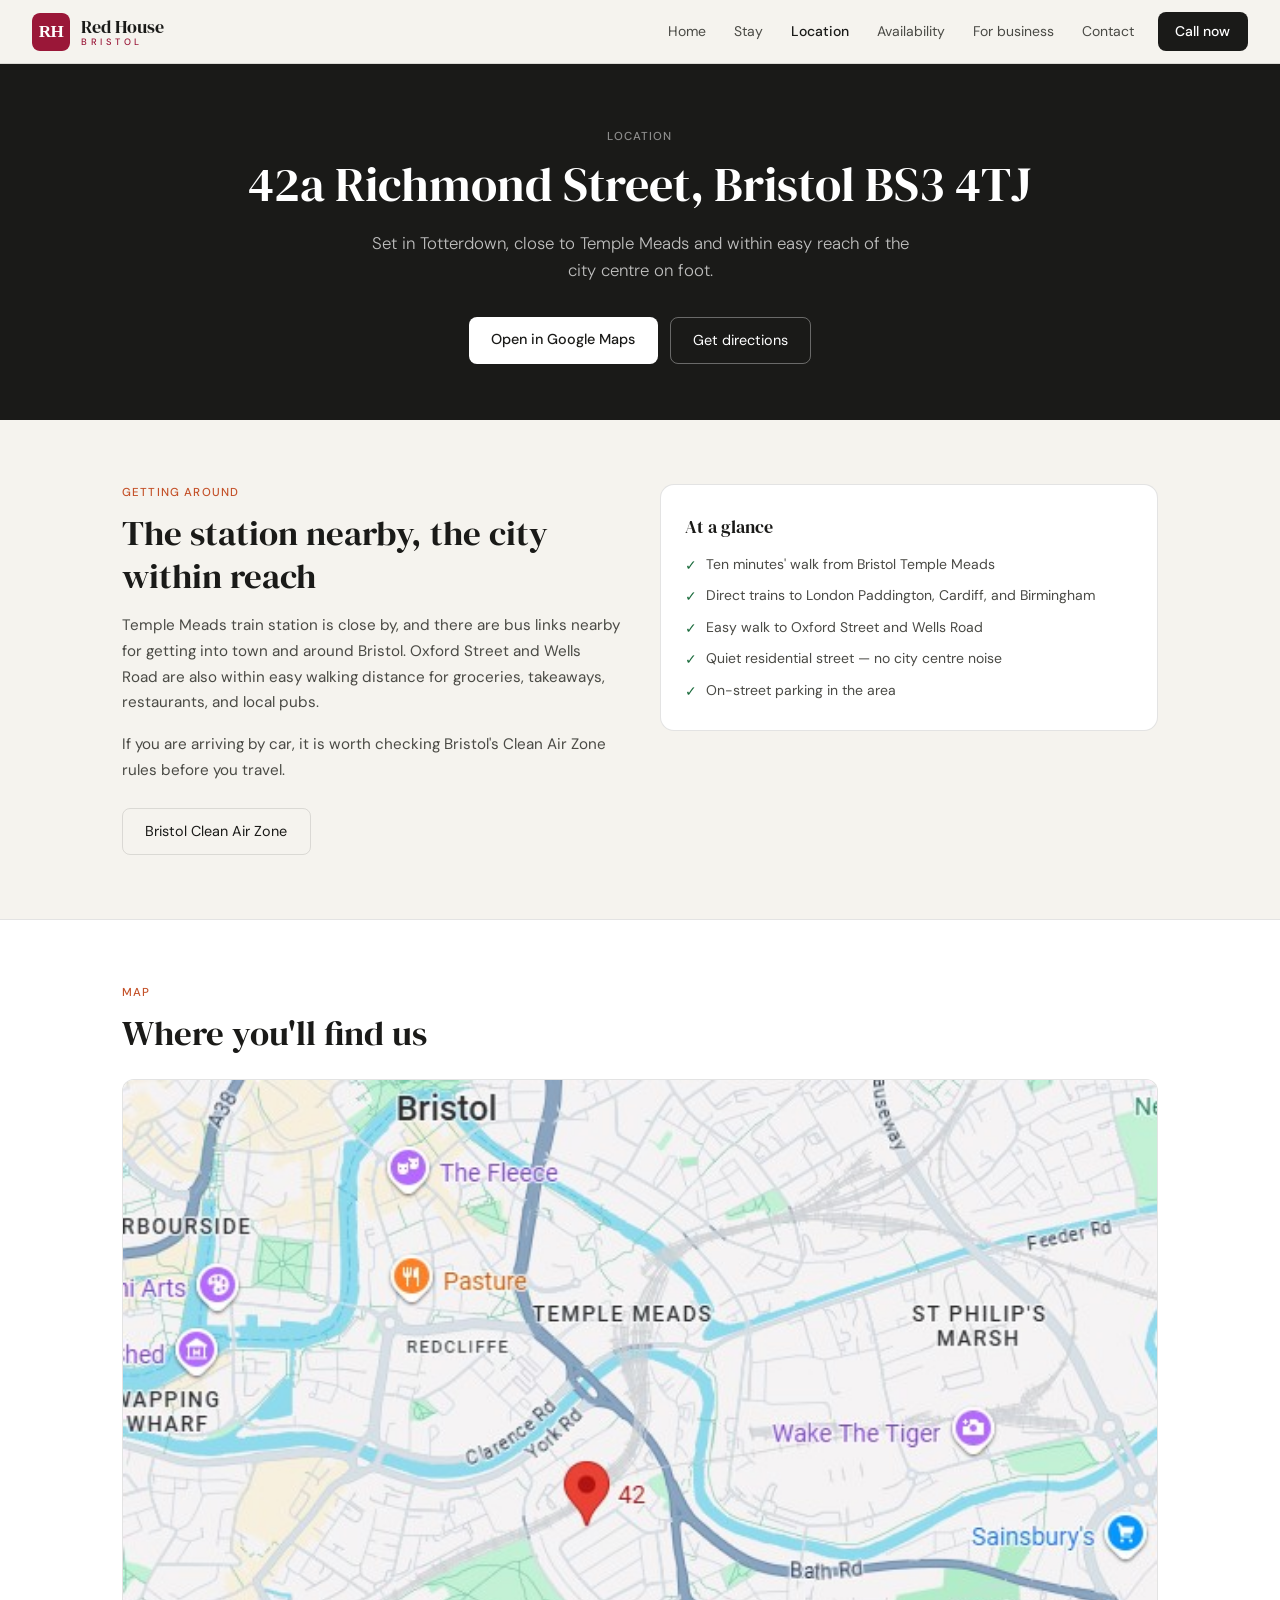
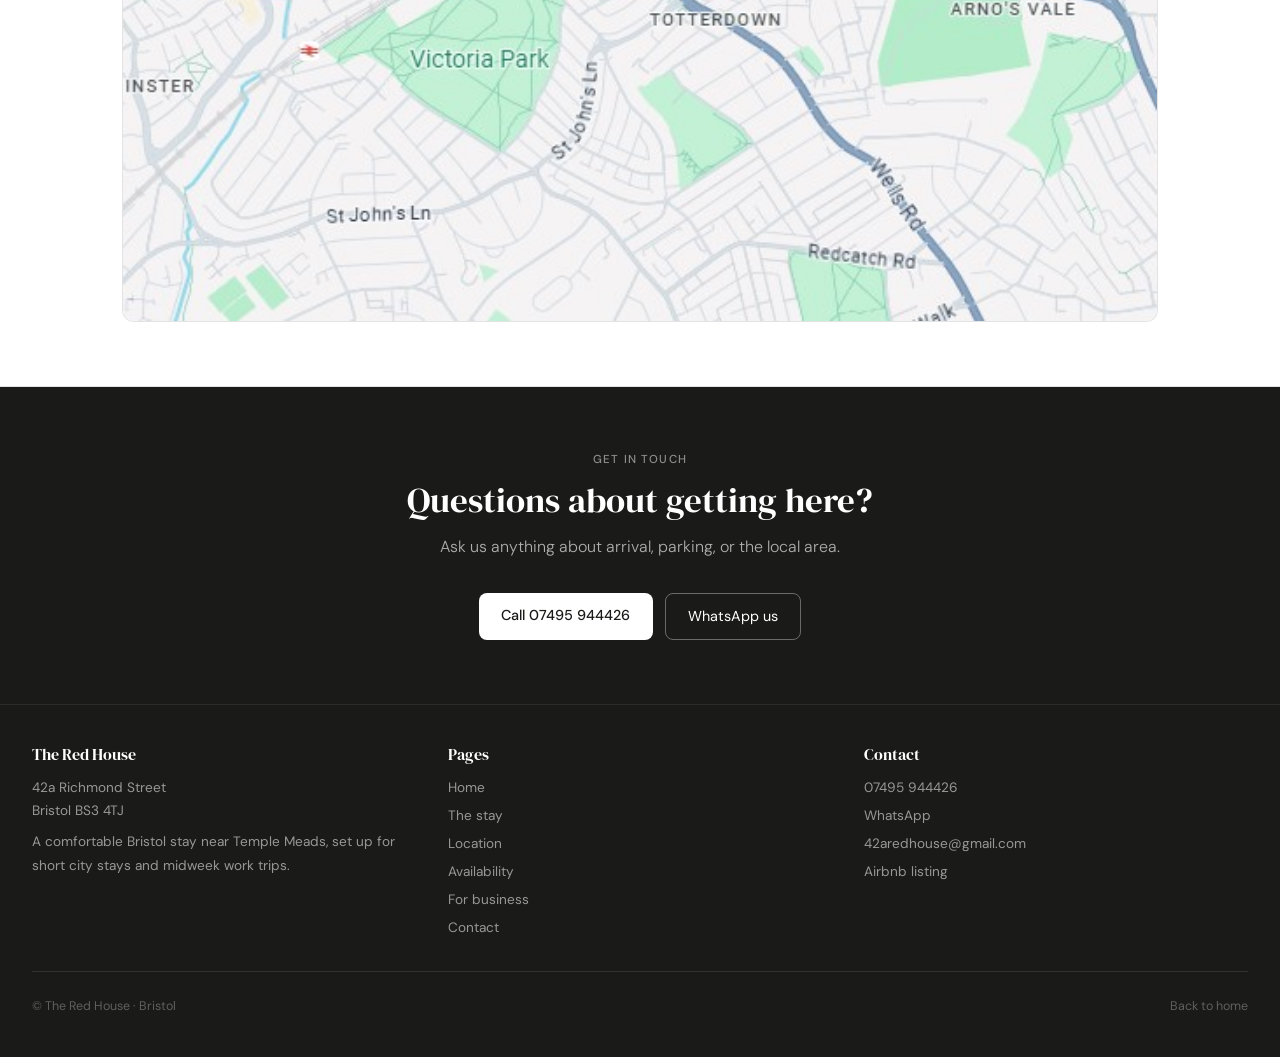
<file: location.html>
<!doctype html>
<html lang="en">
<head>
<meta charset="utf-8">
<meta name="viewport" content="width=device-width, initial-scale=1">
<meta name="robots" content="noindex"> <!-- staging: remove this line when live on redhousebristol.co.uk -->
<title>Location | The Red House, 42a Richmond Street, Bristol</title>
<meta name="description" content="Find The Red House in Totterdown, close to Temple Meads and within easy reach of Bristol city centre.">
<link rel="canonical" href="https://42atheredhouse.github.io/Bristol-Apartment/location.html">
<meta property="og:title" content="Location | The Red House, 42a Richmond Street, Bristol">
<meta property="og:description" content="Find The Red House in Totterdown, close to Temple Meads and within easy reach of Bristol city centre.">
<meta property="og:type" content="website">
<meta property="og:url" content="https://42atheredhouse.github.io/Bristol-Apartment/location.html">
<meta property="og:image" content="https://42atheredhouse.github.io/Bristol-Apartment/theredhouselocation.jpg">
<link rel="preconnect" href="https://fonts.googleapis.com">
<link rel="preconnect" href="https://fonts.gstatic.com" crossorigin>
<link href="https://fonts.googleapis.com/css2?family=DM+Serif+Display:ital@0;1&family=DM+Sans:wght@300;400;500&display=swap" rel="stylesheet">
<link rel="stylesheet" href="assets/css/styles.css">
<link rel="icon" type="image/png" sizes="32x32" href="assets/favicon.png">
<link rel="icon" href="assets/favicon.svg" type="image/svg+xml">
<script type="application/ld+json">{
  "@context": "https://schema.org",
  "@type": "LodgingBusiness",
  "name": "The Red House",
  "description": "A comfortable Bristol stay near Temple Meads, suited to midweek work trips and short city stays.",
  "telephone": "07495 944426",
  "email": "42aredhouse@gmail.com",
  "address": {
    "@type": "PostalAddress",
    "streetAddress": "42a Richmond Street",
    "addressLocality": "Bristol",
    "postalCode": "BS3 4TJ",
    "addressCountry": "GB"
  },
  "amenityFeature": [
    {"@type": "LocationFeatureSpecification", "name": "Wi‑Fi", "value": true},
    {"@type": "LocationFeatureSpecification", "name": "Self check-in", "value": true},
    {"@type": "LocationFeatureSpecification", "name": "Garden", "value": true},
    {"@type": "LocationFeatureSpecification", "name": "Kitchen", "value": true}
  ],
  "checkinTime": "15:00",
  "sameAs": ["https://www.airbnb.co.uk/rooms/1425422079046870858"],
  "url": "https://42atheredhouse.github.io/Bristol-Apartment/"
}</script>
</head>
<body>

<header class="site-header">
  <a href="index.html" class="nav-logo"><img src="assets/logo-rh.svg" alt="" class="nav-logo-icon"><span class="nav-logo-text">Red House<span class="nav-logo-loc">Bristol</span></span></a>
  <nav class="nav-links" aria-label="Main navigation">
    <a href="index.html">Home</a>
    <a href="stay.html">Stay</a>
    <a href="location.html" class="active" aria-current="page">Location</a>
    <a href="availability.html">Availability</a>
    <a href="business.html">For business</a>
    <a href="contact.html">Contact</a>
    <a href="tel:+447495944426" class="nav-cta">Call now</a>
  </nav>
  <button class="nav-menu-btn" aria-label="Open menu" aria-expanded="false" aria-controls="mobileNav">
    <span></span><span></span><span></span>
  </button>
</header>

<div class="mobile-nav" id="mobileNav">
  <div class="mobile-nav-header">
    <span class="mobile-nav-title"><img src="assets/logo-rh.svg" alt="" class="nav-logo-icon">Red House</span>
    <button class="mobile-nav-close" aria-label="Close menu">✕</button>
  </div>
  <a href="index.html">Home</a>
  <a href="stay.html">Stay</a>
  <a href="location.html">Location</a>
  <a href="availability.html">Availability</a>
  <a href="business.html">For business</a>
  <a href="contact.html">Contact</a>
  <div class="mobile-nav-footer">
    <a href="tel:+447495944426">Call 07495 944426</a>
    <a href="https://wa.me/447495944426" class="ghost">WhatsApp</a>
  </div>
</div>

<main>
  <div class="page-hero">
    <span class="eyebrow">Location</span>
    <h1>42a Richmond Street, Bristol BS3 4TJ</h1>
    <p>Set in Totterdown, close to Temple Meads and within easy reach of the city centre on foot.</p>
    <div class="cta-row">
      <a class="btn btn-white" href="https://www.google.com/maps/search/?api=1&query=42a%20Richmond%20Street%2C%20Bristol%20BS3%204TJ">Open in Google Maps</a>
      <a class="btn btn-ghost-light" href="https://www.google.com/maps/dir/?api=1&destination=42a%20Richmond%20Street%2C%20Bristol%20BS3%204TJ">Get directions</a>
    </div>
  </div>

  <section class="section reveal">
    <div class="two-col">
      <div>
        <span class="eyebrow">Getting around</span>
        <h2>The station nearby, the city within reach</h2>
        <p>Temple Meads train station is close by, and there are bus links nearby for getting into town and around Bristol. Oxford Street and Wells Road are also within easy walking distance for groceries, takeaways, restaurants, and local pubs.</p>
        <p>If you are arriving by car, it is worth checking Bristol's Clean Air Zone rules before you travel.</p>
        <div class="inline-actions">
          <a class="btn btn-ghost-dark" href="https://www.cleanairforbristol.org/">Bristol Clean Air Zone</a>
        </div>
      </div>
      <aside class="panel">
        <h3>At a glance</h3>
        <ul class="check-list" style="margin-top:0.75rem;">
          <li>Ten minutes' walk from Bristol Temple Meads</li>
          <li>Direct trains to London Paddington, Cardiff, and Birmingham</li>
          <li>Easy walk to Oxford Street and Wells Road</li>
          <li>Quiet residential street — no city centre noise</li>
          <li>On-street parking in the area</li>
        </ul>
      </aside>
    </div>
  </section>

  <section class="section-band">
    <div class="section reveal">
      <span class="eyebrow">Map</span>
      <h2>Where you'll find us</h2>
      <figure class="media-card" style="margin-top:1.5rem;">
        <a class="zoom-link" href="#"><img src="theredhouselocation.jpg" alt="Map showing the location of The Red House at 42a Richmond Street in Bristol"></a>
      </figure>
    </div>
  </section>

  <section class="contact-band">
    <div class="contact-band-inner reveal">
      <span class="eyebrow">Get in touch</span>
      <h2>Questions about getting here?</h2>
      <p class="lead">Ask us anything about arrival, parking, or the local area.</p>
      <div class="cta-row" style="justify-content:center;">
        <a class="btn btn-white" href="tel:+447495944426">Call 07495 944426</a>
        <a class="btn btn-ghost-light" href="https://wa.me/447495944426?text=Hello%20-%20I%27d%20like%20to%20ask%20about%20The%20Red%20House.">WhatsApp us</a>
      </div>
    </div>
  </section>
</main>

<footer class="site-footer">
  <div>
    <h2>The Red House</h2>
    <p>42a Richmond Street<br>Bristol BS3 4TJ</p>
    <p style="margin-top:0.5rem;">A comfortable Bristol stay near Temple Meads, set up for short city stays and midweek work trips.</p>
  </div>
  <div>
    <h2>Pages</h2>
    <ul>
      <li><a href="index.html">Home</a></li>
      <li><a href="stay.html">The stay</a></li>
      <li><a href="location.html">Location</a></li>
      <li><a href="availability.html">Availability</a></li>
      <li><a href="business.html">For business</a></li>
      <li><a href="contact.html">Contact</a></li>
    </ul>
  </div>
  <div>
    <h2>Contact</h2>
    <ul>
      <li><a href="tel:+447495944426">07495 944426</a></li>
      <li><a href="https://wa.me/447495944426">WhatsApp</a></li>
      <li><a href="mailto:42aredhouse@gmail.com">42aredhouse@gmail.com</a></li>
      <li><a href="https://www.airbnb.co.uk/rooms/1425422079046870858">Airbnb listing</a></li>
    </ul>
  </div>
  <div class="footer-bottom">
    <span>© The Red House · Bristol</span>
    <a href="index.html">Back to home</a>
  </div>
</footer>

<script src="assets/js/site.js"></script>
</body>
</html>
</file>
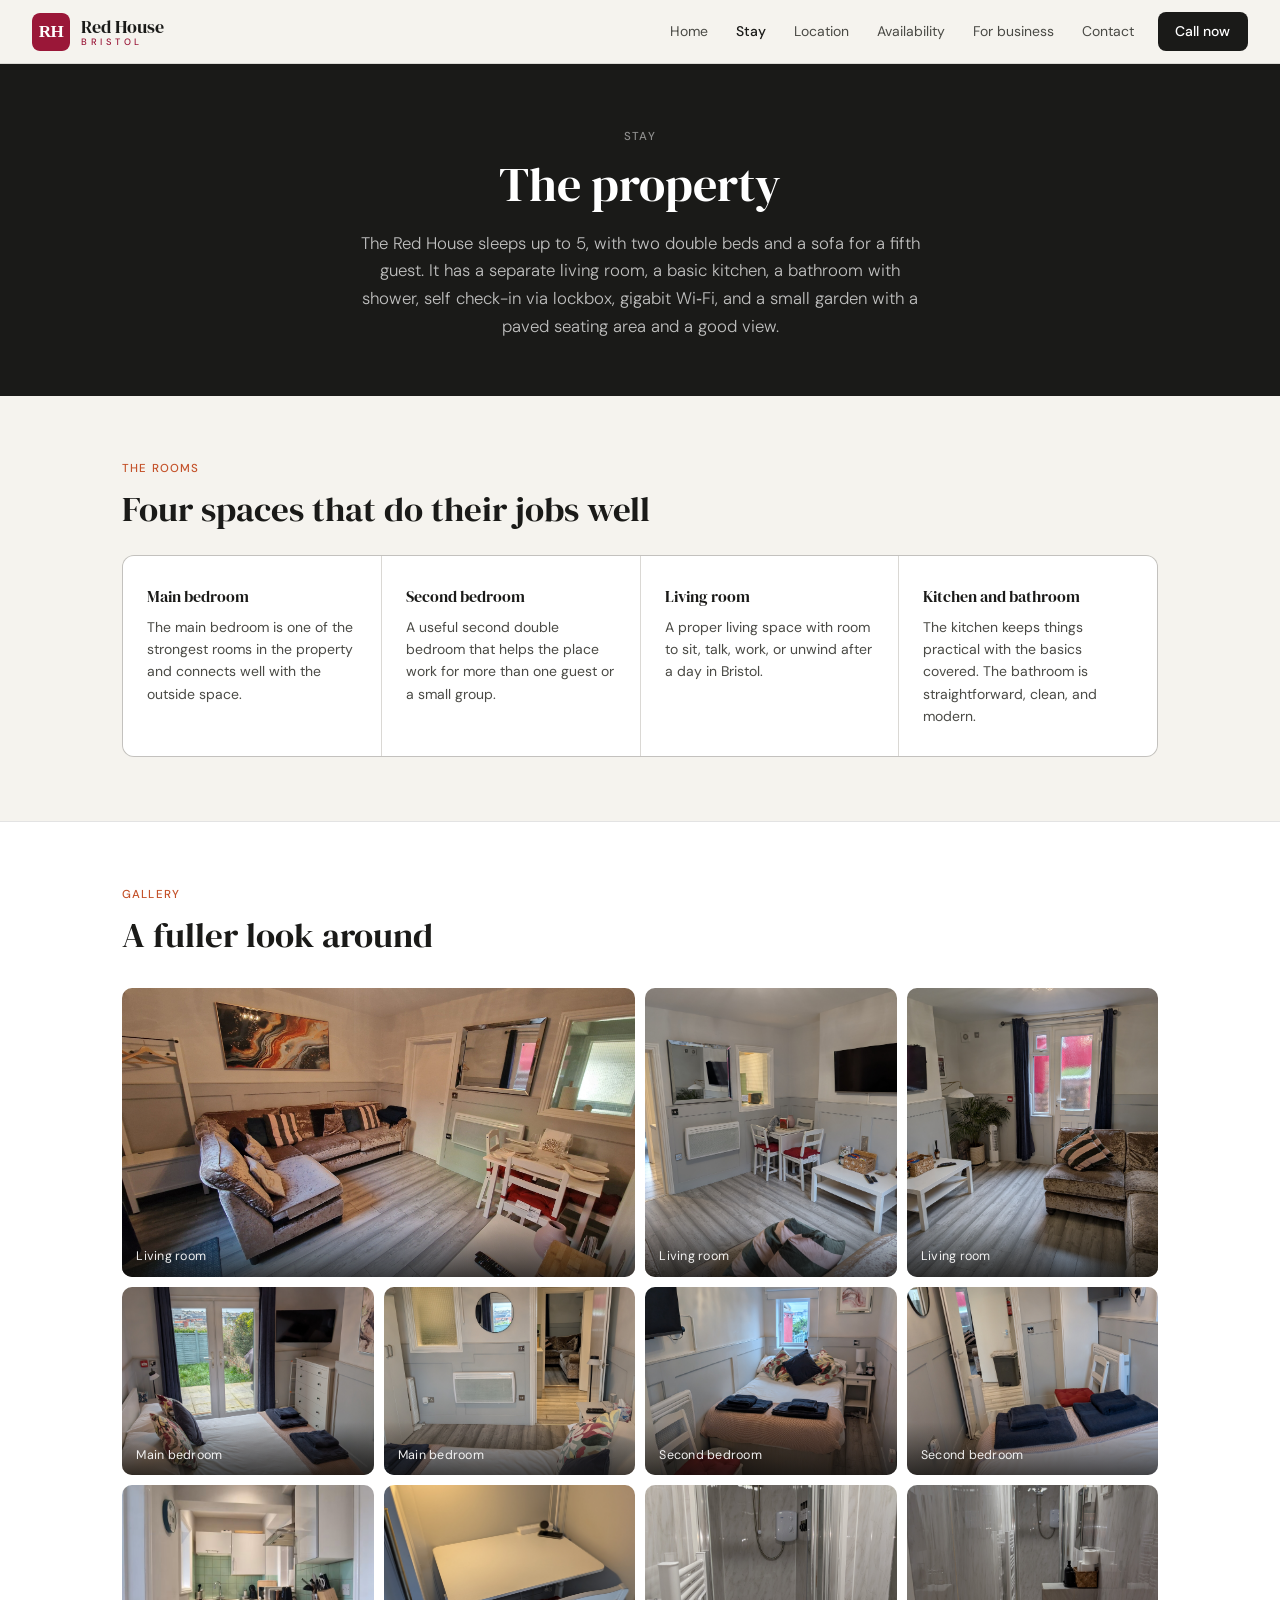
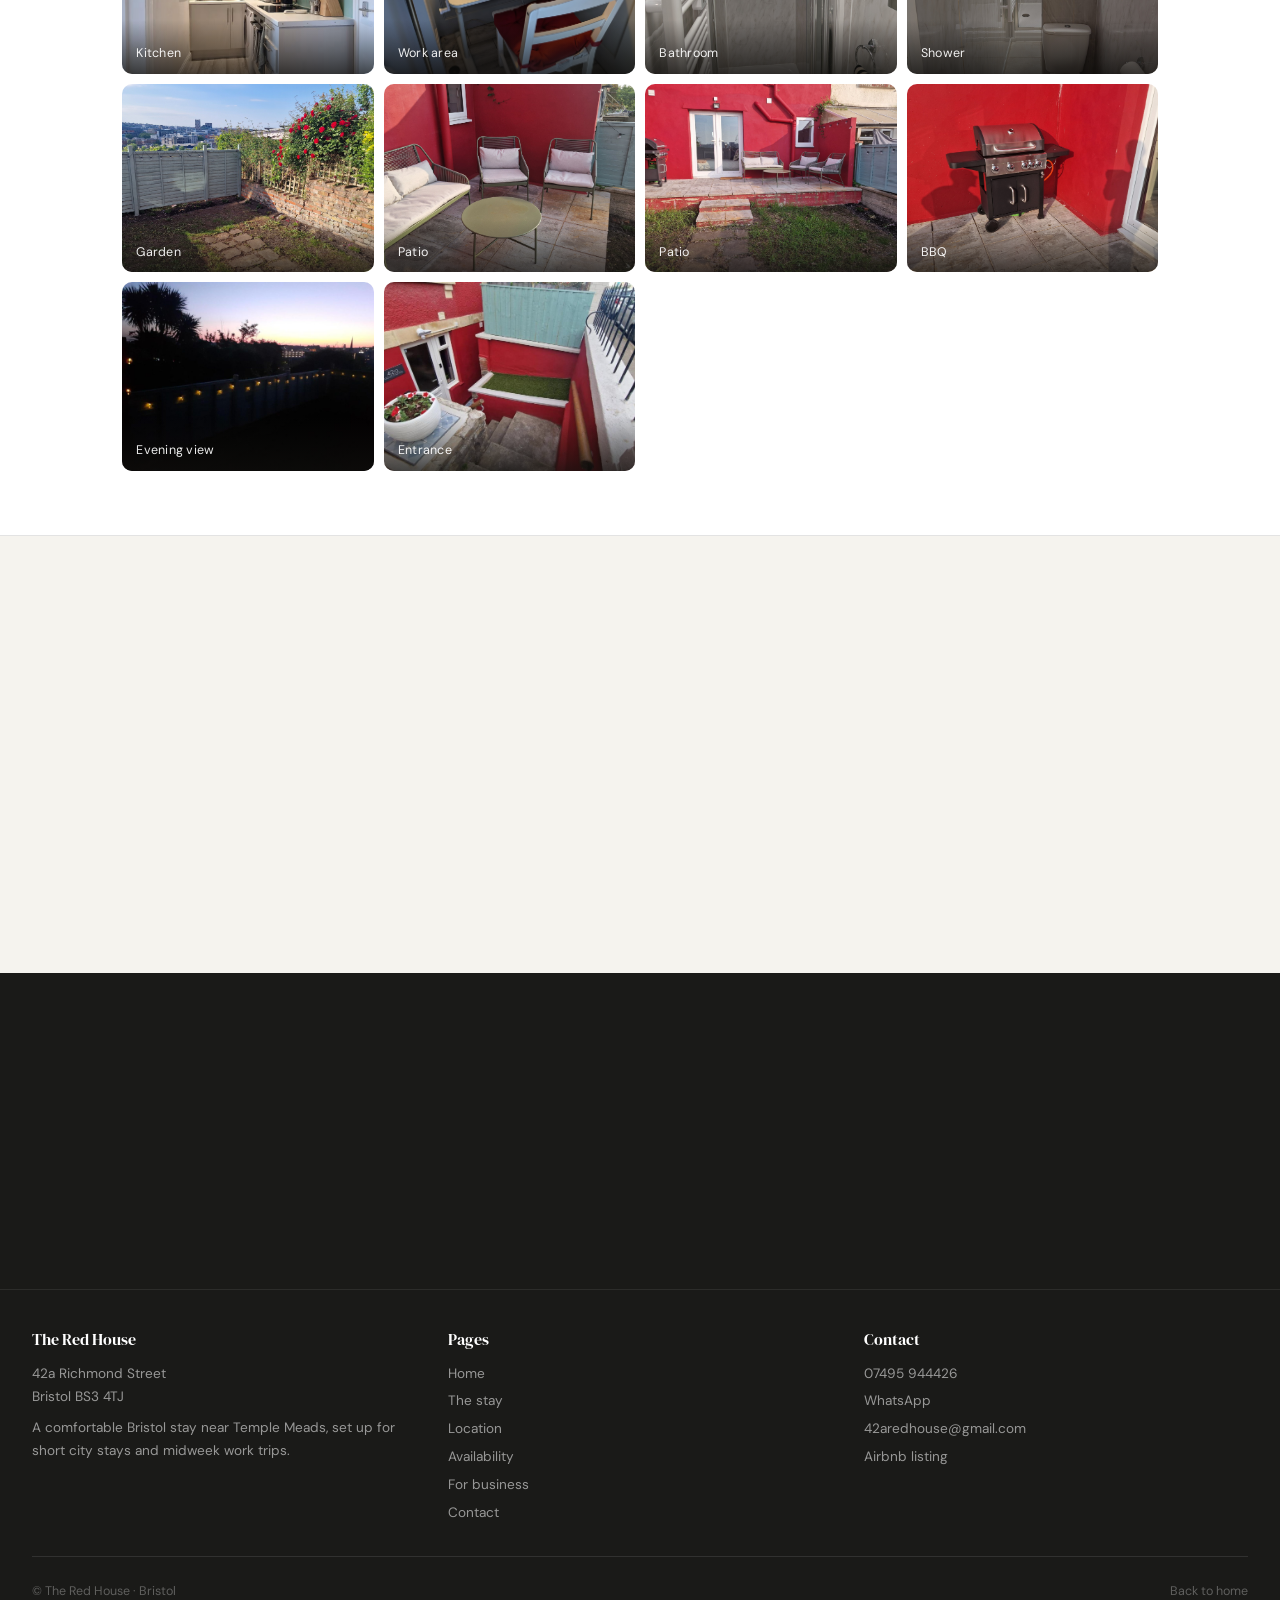
<file: stay.html>
<!doctype html>
<html lang="en">
<head>
<meta charset="utf-8">
<meta name="viewport" content="width=device-width, initial-scale=1">
<meta name="robots" content="noindex"> <!-- staging: remove this line when live on redhousebristol.co.uk -->
<title>Stay at The Red House | Bedrooms, garden, kitchen and living space</title>
<meta name="description" content="See the rooms, garden and practical details for The Red House in Bristol.">
<link rel="canonical" href="https://42atheredhouse.github.io/Bristol-Apartment/stay.html">
<meta property="og:title" content="Stay at The Red House | Bedrooms, garden, kitchen and living space">
<meta property="og:description" content="See the rooms, garden and practical details for The Red House in Bristol.">
<meta property="og:type" content="website">
<meta property="og:url" content="https://42atheredhouse.github.io/Bristol-Apartment/stay.html">
<meta property="og:image" content="https://42atheredhouse.github.io/Bristol-Apartment/Living%20Room%20Hero.jpg">
<link rel="preconnect" href="https://fonts.googleapis.com">
<link rel="preconnect" href="https://fonts.gstatic.com" crossorigin>
<link href="https://fonts.googleapis.com/css2?family=DM+Serif+Display:ital@0;1&family=DM+Sans:wght@300;400;500&display=swap" rel="stylesheet">
<link rel="stylesheet" href="assets/css/styles.css">
<link rel="icon" type="image/png" sizes="32x32" href="assets/favicon.png">
<link rel="icon" href="assets/favicon.svg" type="image/svg+xml">
<script type="application/ld+json">{
  "@context": "https://schema.org",
  "@type": "LodgingBusiness",
  "name": "The Red House",
  "description": "A comfortable Bristol stay near Temple Meads, suited to midweek work trips and short city stays.",
  "telephone": "07495 944426",
  "email": "42aredhouse@gmail.com",
  "address": {
    "@type": "PostalAddress",
    "streetAddress": "42a Richmond Street",
    "addressLocality": "Bristol",
    "postalCode": "BS3 4TJ",
    "addressCountry": "GB"
  },
  "amenityFeature": [
    {"@type": "LocationFeatureSpecification", "name": "Wi‑Fi", "value": true},
    {"@type": "LocationFeatureSpecification", "name": "Self check-in", "value": true},
    {"@type": "LocationFeatureSpecification", "name": "Garden", "value": true},
    {"@type": "LocationFeatureSpecification", "name": "Kitchen", "value": true}
  ],
  "checkinTime": "15:00",
  "sameAs": ["https://www.airbnb.co.uk/rooms/1425422079046870858"],
  "url": "https://42atheredhouse.github.io/Bristol-Apartment/"
}</script>
</head>
<body>

<header class="site-header">
  <a href="index.html" class="nav-logo"><img src="assets/logo-rh.svg" alt="" class="nav-logo-icon"><span class="nav-logo-text">Red House<span class="nav-logo-loc">Bristol</span></span></a>
  <nav class="nav-links" aria-label="Main navigation">
    <a href="index.html">Home</a>
    <a href="stay.html" class="active" aria-current="page">Stay</a>
    <a href="location.html">Location</a>
    <a href="availability.html">Availability</a>
    <a href="business.html">For business</a>
    <a href="contact.html">Contact</a>
    <a href="tel:+447495944426" class="nav-cta">Call now</a>
  </nav>
  <button class="nav-menu-btn" aria-label="Open menu" aria-expanded="false" aria-controls="mobileNav">
    <span></span><span></span><span></span>
  </button>
</header>

<div class="mobile-nav" id="mobileNav">
  <div class="mobile-nav-header">
    <span class="mobile-nav-title"><img src="assets/logo-rh.svg" alt="" class="nav-logo-icon">Red House</span>
    <button class="mobile-nav-close" aria-label="Close menu">✕</button>
  </div>
  <a href="index.html">Home</a>
  <a href="stay.html">Stay</a>
  <a href="location.html">Location</a>
  <a href="availability.html">Availability</a>
  <a href="business.html">For business</a>
  <a href="contact.html">Contact</a>
  <div class="mobile-nav-footer">
    <a href="tel:+447495944426">Call 07495 944426</a>
    <a href="https://wa.me/447495944426" class="ghost">WhatsApp</a>
  </div>
</div>

<main>
  <div class="page-hero">
    <span class="eyebrow">Stay</span>
    <h1>The property</h1>
    <p>The Red House sleeps up to 5, with two double beds and a sofa for a fifth guest. It has a separate living room, a basic kitchen, a bathroom with shower, self check-in via lockbox, gigabit Wi‑Fi, and a small garden with a paved seating area and a good view.</p>
  </div>

  <section class="section reveal">
    <span class="eyebrow">The rooms</span>
    <h2>Four spaces that do their jobs well</h2>
    <div class="card-grid" style="margin-top:1.5rem;">
      <article class="card-cell"><h3>Main bedroom</h3><p>The main bedroom is one of the strongest rooms in the property and connects well with the outside space.</p></article>
      <article class="card-cell"><h3>Second bedroom</h3><p>A useful second double bedroom that helps the place work for more than one guest or a small group.</p></article>
      <article class="card-cell"><h3>Living room</h3><p>A proper living space with room to sit, talk, work, or unwind after a day in Bristol.</p></article>
      <article class="card-cell"><h3>Kitchen and bathroom</h3><p>The kitchen keeps things practical with the basics covered. The bathroom is straightforward, clean, and modern.</p></article>
    </div>
  </section>

  <section class="section-band">
    <div class="section reveal">
      <span class="eyebrow">Gallery</span>
      <h2>A fuller look around</h2>
      <div class="gallery-grid">
        <figure class="gallery-item gallery-wide"><a class="zoom-link" href="#"><img src="Living%20Room%20Hero.jpg" alt="Living room and dining area at The Red House"></a><figcaption>Living room</figcaption></figure>
        <figure class="gallery-item"><a class="zoom-link" href="#"><img src="Living%20Room%201.jpg" alt="Alternate view of the living room"></a><figcaption>Living room</figcaption></figure>
        <figure class="gallery-item"><a class="zoom-link" href="#"><img src="Living%20Room%202.jpg" alt="Second angle of the living room"></a><figcaption>Living room</figcaption></figure>
        <figure class="gallery-item"><a class="zoom-link" href="#"><img src="Bedroom1%20hero.jpg" alt="Main bedroom hero view"></a><figcaption>Main bedroom</figcaption></figure>
        <figure class="gallery-item"><a class="zoom-link" href="#"><img src="Bedroom1.jpg" alt="Main bedroom second view"></a><figcaption>Main bedroom</figcaption></figure>
        <figure class="gallery-item"><a class="zoom-link" href="#"><img src="Bedroom2%20hero.jpg" alt="Second bedroom hero view"></a><figcaption>Second bedroom</figcaption></figure>
        <figure class="gallery-item"><a class="zoom-link" href="#"><img src="Bedroom2.jpg" alt="Second bedroom second view"></a><figcaption>Second bedroom</figcaption></figure>
        <figure class="gallery-item"><a class="zoom-link" href="#"><img src="Kitchen.jpg" alt="Kitchen at The Red House"></a><figcaption>Kitchen</figcaption></figure>
        <figure class="gallery-item"><a class="zoom-link" href="#"><img src="WorkArea.jpg" alt="Dedicated work desk and chair at The Red House"></a><figcaption>Work area</figcaption></figure>
        <figure class="gallery-item"><a class="zoom-link" href="#"><img src="Bathroom%201.jpg" alt="Bathroom at The Red House"></a><figcaption>Bathroom</figcaption></figure>
        <figure class="gallery-item"><a class="zoom-link" href="#"><img src="Shower%202.jpg" alt="Shower at The Red House"></a><figcaption>Shower</figcaption></figure>
        <figure class="gallery-item"><a class="zoom-link" href="#"><img src="Garden.jpg" alt="Garden with a view at The Red House"></a><figcaption>Garden</figcaption></figure>
        <figure class="gallery-item"><a class="zoom-link" href="#"><img src="Patio%201.jpg" alt="Patio by the doors at The Red House"></a><figcaption>Patio</figcaption></figure>
        <figure class="gallery-item"><a class="zoom-link" href="#"><img src="Patio%202.jpg" alt="Second patio view"></a><figcaption>Patio</figcaption></figure>
        <figure class="gallery-item"><a class="zoom-link" href="#"><img src="BBQ.jpg" alt="Barbecue area at The Red House"></a><figcaption>BBQ</figcaption></figure>
        <figure class="gallery-item"><a class="zoom-link" href="#"><img src="Sunset%20View.jpg" alt="Sunset view from the property"></a><figcaption>Evening view</figcaption></figure>
        <figure class="gallery-item"><a class="zoom-link" href="#"><img src="42a%20Entranceway2.jpg" alt="Entrance to The Red House"></a><figcaption>Entrance</figcaption></figure>
      </div>
    </div>
  </section>

  <section class="section reveal">
    <div class="two-col">
      <div>
        <span class="eyebrow">Practical details</span>
        <h2>Simple, useful, and easy to settle into</h2>
        <ul class="check-list" style="margin-top:1rem;">
          <li>Sleeps up to 5</li>
          <li>2 double beds plus sofa</li>
          <li>Self check-in using a lockbox PIN</li>
          <li>Gigabit Wi‑Fi included</li>
          <li>Microwave, oven, hob and fridge</li>
          <li>Coffee machine</li>
        </ul>
      </div>
      <div>
        <span class="eyebrow">Good to know</span>
        <h2>Before you book</h2>
        <ul class="check-list" style="margin-top:1rem;">
          <li>The PIN is normally sent the night before your booking.</li>
          <li>On-street parking is available in the area. Spaces can be easier to find earlier in the afternoon than later in the day.</li>
          <li>The garden is mostly grass with a paved area by the doors.</li>
          <li>The sofa is for a fifth guest, but it is not a sofa bed.</li>
        </ul>
      </div>
    </div>
  </section>

  <section class="contact-band">
    <div class="contact-band-inner reveal">
      <span class="eyebrow">Ready to stay?</span>
      <h2>Check availability directly</h2>
      <p class="lead">Send your dates and guest count and we will let you know availability.</p>
      <div class="cta-row" style="justify-content:center;">
        <a class="btn btn-white" href="tel:+447495944426">Call 07495 944426</a>
        <a class="btn btn-ghost-light" href="https://wa.me/447495944426?text=Hello%20-%20I%27d%20like%20to%20ask%20about%20availability%20at%20The%20Red%20House.">WhatsApp us</a>
        <a class="btn btn-ghost-light" href="business.html" style="border-style:dashed;">Here for work? Business rates</a>
      </div>
    </div>
  </section>
</main>

<footer class="site-footer">
  <div>
    <h2>The Red House</h2>
    <p>42a Richmond Street<br>Bristol BS3 4TJ</p>
    <p style="margin-top:0.5rem;">A comfortable Bristol stay near Temple Meads, set up for short city stays and midweek work trips.</p>
  </div>
  <div>
    <h2>Pages</h2>
    <ul>
      <li><a href="index.html">Home</a></li>
      <li><a href="stay.html">The stay</a></li>
      <li><a href="location.html">Location</a></li>
      <li><a href="availability.html">Availability</a></li>
      <li><a href="business.html">For business</a></li>
      <li><a href="contact.html">Contact</a></li>
    </ul>
  </div>
  <div>
    <h2>Contact</h2>
    <ul>
      <li><a href="tel:+447495944426">07495 944426</a></li>
      <li><a href="https://wa.me/447495944426">WhatsApp</a></li>
      <li><a href="mailto:42aredhouse@gmail.com">42aredhouse@gmail.com</a></li>
      <li><a href="https://www.airbnb.co.uk/rooms/1425422079046870858">Airbnb listing</a></li>
    </ul>
  </div>
  <div class="footer-bottom">
    <span>© The Red House · Bristol</span>
    <a href="index.html">Back to home</a>
  </div>
</footer>

<script src="assets/js/site.js"></script>
</body>
</html>
</file>
<file: assets/css/styles.css>
/* The Red House — shared styles
   Design system taken from the "For business" page:
   warm paper background, dark ink, terracotta accent,
   DM Serif Display headings + DM Sans body. */

*, *::before, *::after { box-sizing: border-box; margin: 0; padding: 0; }

:root {
  --ink: #1a1a18;
  --ink-mid: #4a4a45;
  --ink-muted: #8a8a82;
  --paper: #f5f3ee;
  --paper-warm: #ede9e0;
  --accent: #c4522a;
  --accent-light: #f0e8e0;
  --brand-red: #9a1738;
  --white: #ffffff;
  --border: rgba(26,26,24,0.12);
  --blue-light: #e8f0fb;
  --blue-mid: #2c5fa8;
  --green-light: #e8f5ee;
  --green-mid: #1a6b3c;
  --serif: 'DM Serif Display', Georgia, serif;
  --sans: 'DM Sans', system-ui, sans-serif;
  --nav-h: 64px;
}

html { scroll-behavior: smooth; }
body {
  font-family: var(--sans);
  background: var(--paper);
  color: var(--ink);
  font-size: 16px;
  line-height: 1.6;
  -webkit-font-smoothing: antialiased;
}
img { max-width: 100%; }

/* ---------- NAV ---------- */
.site-header {
  position: sticky; top: 0; z-index: 100;
  height: var(--nav-h);
  background: var(--paper);
  border-bottom: 1px solid var(--border);
  display: flex; align-items: center; justify-content: space-between;
  padding: 0 2rem;
}
.nav-logo { display: flex; align-items: center; gap: 11px; text-decoration: none; }
.nav-logo-icon { width: 38px; height: 38px; border-radius: 8px; display: block; flex-shrink: 0; }
.nav-logo-text { display: flex; flex-direction: column; font-family: var(--serif); font-size: 1.15rem; color: var(--ink); line-height: 1.15; }
.nav-logo-loc { font-family: var(--sans); font-size: 0.58rem; font-weight: 500; letter-spacing: 0.38em; text-transform: uppercase; color: var(--brand-red); }
.nav-links { display: flex; align-items: center; gap: 0.25rem; }
.nav-links a {
  font-size: 0.875rem; font-weight: 400; color: var(--ink-mid);
  text-decoration: none; padding: 0.4rem 0.75rem; border-radius: 6px;
  transition: background 0.15s, color 0.15s;
}
.nav-links a:hover { background: var(--paper-warm); color: var(--ink); }
.nav-links a.active { color: var(--ink); font-weight: 500; }
.nav-links a.nav-cta {
  font-size: 0.875rem; font-weight: 500;
  background: var(--ink); color: var(--white);
  border: none; border-radius: 8px; padding: 0.5rem 1.1rem;
  cursor: pointer; text-decoration: none; transition: opacity 0.15s; margin-left: 0.5rem;
}
.nav-links a.nav-cta:hover { opacity: 0.82; background: var(--ink); }
.nav-menu-btn {
  display: none; background: none; border: none; cursor: pointer;
  flex-direction: column; gap: 5px; padding: 4px;
}
.nav-menu-btn span { display: block; width: 22px; height: 2px; background: var(--ink); border-radius: 2px; }

/* Mobile nav overlay */
.mobile-nav {
  display: none; position: fixed; inset: 0; z-index: 200;
  background: var(--paper); flex-direction: column; padding: 1.5rem 2rem;
}
.mobile-nav.open { display: flex; }
.mobile-nav-header { display: flex; justify-content: space-between; align-items: center; margin-bottom: 2rem; }
.mobile-nav-title { font-family: var(--serif); font-size: 1.1rem; display: flex; align-items: center; gap: 10px; }
.mobile-nav-title .nav-logo-icon { width: 32px; height: 32px; border-radius: 7px; }
.mobile-nav-close { background: none; border: none; cursor: pointer; font-size: 1.5rem; color: var(--ink); line-height: 1; }
.mobile-nav a { font-family: var(--serif); font-size: 1.6rem; color: var(--ink); text-decoration: none; padding: 0.5rem 0; border-bottom: 1px solid var(--border); }
.mobile-nav a:last-child { border-bottom: none; }
.mobile-nav-footer { margin-top: auto; padding-top: 2rem; }
.mobile-nav-footer a { display: block; font-family: var(--sans); font-size: 0.9rem; background: var(--ink); color: var(--white); text-align: center; padding: 0.9rem; border-radius: 8px; border-bottom: none; margin-bottom: 0.5rem; text-decoration: none; }
.mobile-nav-footer a.ghost { background: transparent; color: var(--ink); border: 1px solid var(--border); }

/* ---------- TYPOGRAPHY & LAYOUT ---------- */
.section { padding: 4rem 2rem; max-width: 1100px; margin: 0 auto; }
.eyebrow {
  font-size: 0.72rem; font-weight: 500; letter-spacing: 0.1em;
  text-transform: uppercase; color: var(--accent);
  margin-bottom: 0.6rem; display: block;
}
h1, h2, h3 { font-weight: normal; }
h2 {
  font-family: var(--serif);
  font-size: clamp(1.6rem, 3vw, 2.2rem);
  line-height: 1.2; color: var(--ink); margin-bottom: 1rem;
}
h3 { font-family: var(--serif); font-size: 1.1rem; color: var(--ink); }
.lead { font-size: 1rem; font-weight: 300; color: var(--ink-mid); max-width: 600px; line-height: 1.7; margin-bottom: 2.5rem; }
.section p + p { margin-top: 1rem; }
.fineprint { font-size: 0.82rem; color: var(--ink-muted); margin-top: 1.5rem; }

/* ---------- BUTTONS ---------- */
.btn {
  display: inline-block; font-family: var(--sans);
  font-size: 0.9rem; font-weight: 500;
  padding: 0.7rem 1.4rem; border-radius: 8px; border: none;
  text-decoration: none; cursor: pointer; transition: opacity 0.15s, background 0.15s;
}
.btn-dark { background: var(--ink); color: var(--white); }
.btn-dark:hover { opacity: 0.85; }
.btn-white { background: var(--white); color: var(--ink); }
.btn-white:hover { opacity: 0.88; }
.btn-ghost-dark { background: transparent; color: var(--ink); border: 1px solid var(--border); font-weight: 400; }
.btn-ghost-dark:hover { background: var(--paper-warm); }
.btn-ghost-light { background: transparent; color: var(--white); border: 1px solid rgba(255,255,255,0.35); font-weight: 400; }
.btn-ghost-light:hover { background: rgba(255,255,255,0.1); }
.cta-row { display: flex; gap: 0.75rem; flex-wrap: wrap; }
.inline-actions { display: flex; gap: 0.75rem; flex-wrap: wrap; margin-top: 1.5rem; }

/* ---------- HEROES ---------- */
/* Dark solid hero (inner pages) */
.page-hero {
  background: var(--ink);
  padding: 4rem 2rem 3.5rem;
  text-align: center;
}
.page-hero .eyebrow { color: rgba(255,255,255,0.5); }
.page-hero h1 {
  font-family: var(--serif);
  font-size: clamp(2rem, 4vw, 3rem);
  color: var(--white); line-height: 1.2; margin-bottom: 1rem;
}
.page-hero p {
  font-size: 1.05rem; font-weight: 300; color: rgba(255,255,255,0.72);
  max-width: 560px; margin: 0 auto; line-height: 1.65;
}
.page-hero .cta-row { justify-content: center; margin-top: 2rem; }

/* Photo hero (home page) */
.photo-hero { position: relative; min-height: 78vh; display: flex; align-items: flex-end; }
.photo-hero .hero-image { position: absolute; inset: 0; width: 100%; height: 100%; object-fit: cover; }
.photo-hero .hero-overlay {
  position: absolute; inset: 0;
  background: linear-gradient(to top, rgba(15,14,12,0.82) 0%, rgba(15,14,12,0.35) 45%, rgba(15,14,12,0.15) 100%);
}
.photo-hero .hero-content { position: relative; padding: 3.5rem 2rem 4rem; max-width: 1100px; margin: 0 auto; width: 100%; }
.photo-hero .eyebrow { color: rgba(255,255,255,0.65); }
.photo-hero h1 {
  font-family: var(--serif);
  font-size: clamp(2.2rem, 5vw, 3.4rem);
  color: var(--white); line-height: 1.15; margin-bottom: 0.75rem; max-width: 640px;
}
.photo-hero .hero-copy { font-size: 1.05rem; font-weight: 300; color: rgba(255,255,255,0.8); margin-bottom: 1.75rem; max-width: 520px; }
.photo-hero .secondary-link { margin-top: 1.25rem; font-size: 0.875rem; }
.photo-hero .secondary-link a { color: rgba(255,255,255,0.75); }
.photo-hero .secondary-link a:hover { color: var(--white); }

/* ---------- FACT STRIP ---------- */
.fact-strip { background: var(--ink); border-top: 1px solid rgba(255,255,255,0.1); padding: 1rem 2rem; }
.fact-grid {
  max-width: 1100px; margin: 0 auto;
  display: flex; flex-wrap: wrap; gap: 0.4rem 2rem; justify-content: center;
}
.fact-grid p { font-size: 0.82rem; color: rgba(255,255,255,0.6); letter-spacing: 0.02em; }
.fact-grid p::before { content: "✦"; color: var(--accent); margin-right: 0.5rem; font-size: 0.7rem; }

/* ---------- CARD GRID (bordered cell grid) ---------- */
.card-grid {
  display: grid;
  grid-template-columns: repeat(auto-fit, minmax(240px, 1fr));
  gap: 1px;
  background: var(--border);
  border: 1px solid var(--border);
  border-radius: 12px;
  overflow: hidden;
}
.card-cell { background: var(--white); padding: 1.75rem 1.5rem; }
.card-cell .icon { margin-bottom: 0.75rem; display: block; color: var(--accent); }
.card-cell .icon svg { width: 24px; height: 24px; }
.card-cell h3 { font-size: 1rem; margin-bottom: 0.4rem; }
.card-cell p { font-size: 0.875rem; color: var(--ink-mid); line-height: 1.6; }

/* ---------- TWO-COLUMN LAYOUTS ---------- */
.two-col { display: grid; grid-template-columns: 1fr 1fr; gap: 2.5rem; align-items: start; }
.two-col > div > p { font-size: 0.95rem; color: var(--ink-mid); line-height: 1.7; }

/* Soft band (alternating section background) */
.section-band {
  background: var(--white);
  border-top: 1px solid var(--border);
  border-bottom: 1px solid var(--border);
}
.section-band-warm {
  background: var(--paper-warm);
  border-top: 1px solid var(--border);
  border-bottom: 1px solid var(--border);
}
.section-band .section, .section-band-warm .section { max-width: 1100px; margin: 0 auto; }

/* ---------- PANELS & LISTS ---------- */
.panel {
  background: var(--white);
  border: 1px solid var(--border);
  border-radius: 14px;
  padding: 1.75rem 1.5rem;
}
.panel h3 { margin-bottom: 0.75rem; }
.check-list { list-style: none; display: flex; flex-direction: column; gap: 0.6rem; }
.check-list li {
  font-size: 0.875rem; color: var(--ink-mid);
  display: flex; align-items: flex-start; gap: 0.6rem; line-height: 1.5;
}
.check-list li::before { content: "✓"; color: var(--green-mid); font-weight: 600; flex-shrink: 0; margin-top: 1px; }

/* ---------- GALLERY ---------- */
.gallery-grid {
  display: grid;
  grid-template-columns: repeat(auto-fill, minmax(240px, 1fr));
  gap: 10px;
  margin-top: 2rem;
}
.gallery-item { border-radius: 10px; overflow: hidden; position: relative; margin: 0; }
.gallery-item img { width: 100%; height: 100%; object-fit: cover; display: block; aspect-ratio: 4/3; transition: transform 0.3s ease; }
.gallery-item:hover img { transform: scale(1.03); }
.gallery-item figcaption {
  position: absolute; left: 0; right: 0; bottom: 0;
  padding: 1.5rem 0.9rem 0.6rem;
  background: linear-gradient(to top, rgba(15,14,12,0.72), transparent);
  color: rgba(255,255,255,0.92); font-size: 0.78rem; letter-spacing: 0.02em;
}
.gallery-item.gallery-large { grid-column: span 2; grid-row: span 2; }
.gallery-item.gallery-large img { aspect-ratio: auto; height: 100%; }
.gallery-item.gallery-wide { grid-column: span 2; }
.gallery-item.gallery-wide img { aspect-ratio: auto; height: 100%; min-height: 100%; }
.zoom-link { display: block; cursor: zoom-in; height: 100%; }
.zoom-link img { cursor: zoom-in; }

/* Lightbox */
.lightbox { position: fixed; inset: 0; background: rgba(15,14,12,0.9); display: grid; place-items: center; padding: 2rem; z-index: 1000; opacity: 0; pointer-events: none; transition: opacity 0.2s ease; }
.lightbox.is-open { opacity: 1; pointer-events: auto; }
.lightbox-inner { position: relative; max-width: min(92vw, 1400px); max-height: 90vh; }
.lightbox img { max-width: 100%; max-height: 90vh; width: auto; height: auto; border-radius: 12px; box-shadow: 0 18px 44px rgba(0,0,0,0.35); }
.lightbox-close { position: absolute; top: -0.75rem; right: -0.75rem; width: 44px; height: 44px; border-radius: 999px; border: 0; background: var(--paper); color: var(--ink); font-size: 1.4rem; cursor: pointer; box-shadow: 0 4px 14px rgba(0,0,0,0.3); }

/* Standalone framed image */
.media-card { border-radius: 12px; overflow: hidden; border: 1px solid var(--border); background: var(--white); margin: 0; }
.media-card img { display: block; width: 100%; }

/* ---------- PORTAL / AUTH ---------- */
.portal-status {
  margin: 0 auto 1.25rem;
  max-width: 760px;
  padding: 0.85rem 1rem;
  border-radius: 10px;
  font-size: 0.95rem;
  display: none;
}
.portal-status.info { display: block; background: var(--blue-light); color: var(--blue-mid); }
.portal-status.success { display: block; background: var(--green-light); color: var(--green-mid); }
.portal-status.error { display: block; background: #fde8e8; color: #9b2c2c; }
.portal-card {
  max-width: 760px;
  margin: 0 auto 1rem;
  padding: 1.5rem;
  background: var(--white);
  border: 1px solid var(--border);
  border-radius: 14px;
  box-shadow: 0 10px 28px rgba(15,14,12,0.04);
}
.portal-card h2 { margin-bottom: 0.5rem; }
.portal-form { display: flex; flex-direction: column; gap: 0.75rem; margin-top: 1rem; }
.portal-form label { font-size: 0.9rem; font-weight: 600; color: var(--ink-mid); }
.portal-form input {
  width: 100%; padding: 0.9rem 1rem; border: 1px solid var(--border);
  border-radius: 10px; font: inherit; background: var(--paper);
}
.portal-shell { display: flex; flex-direction: column; gap: 1rem; }
.portal-summary {
  display: flex; justify-content: space-between; align-items: center; gap: 1rem;
}
.portal-list { display: flex; flex-direction: column; gap: 1rem; }
.portal-booking-row { display: flex; justify-content: space-between; align-items: center; gap: 1rem; margin-bottom: 0.75rem; }
.portal-pill {
  display: inline-block; padding: 0.35rem 0.65rem; border-radius: 999px;
  background: var(--accent-light); color: var(--accent); font-size: 0.8rem; font-weight: 600;
}
.portal-actions { margin-top: 1rem; }

/* ---------- WEEK CALENDAR (business page) ---------- */
.week-grid {
  display: grid;
  grid-template-columns: repeat(7, 1fr);
  gap: 6px;
  margin: 1.5rem 0 1rem;
}
.day-head {
  text-align: center;
  font-size: 0.72rem; font-weight: 500;
  color: var(--ink-muted); padding: 0 0 4px;
  text-transform: uppercase; letter-spacing: 0.06em;
}
.day-cell {
  border-radius: 8px;
  padding: 10px 4px 8px;
  text-align: center;
  font-size: 0.78rem; font-weight: 400;
}
.day-cell .day-name { font-size: 0.65rem; text-transform: uppercase; letter-spacing: 0.05em; margin-bottom: 4px; opacity: 0.7; }
.day-cell.corp { background: var(--blue-light); color: var(--blue-mid); }
.day-cell.airbnb { background: #fef3e2; color: #8a5a0a; }
.week-legend { display: flex; gap: 1.5rem; flex-wrap: wrap; font-size: 0.82rem; color: var(--ink-mid); }
.leg { display: flex; align-items: center; gap: 6px; }
.leg-dot { width: 10px; height: 10px; border-radius: 3px; flex-shrink: 0; }

/* ---------- PRICING (business page) ---------- */
.pricing-grid {
  display: grid;
  grid-template-columns: repeat(auto-fit, minmax(220px, 1fr));
  gap: 12px;
  margin-top: 2rem;
}
.price-card {
  background: var(--white);
  border: 1px solid var(--border);
  border-radius: 14px;
  padding: 1.5rem 1.25rem;
}
.price-card.featured { border: 2px solid var(--blue-mid); position: relative; }
.featured-badge {
  position: absolute; top: -12px; left: 50%; transform: translateX(-50%);
  background: var(--blue-mid); color: var(--white);
  font-size: 0.7rem; font-weight: 500;
  padding: 3px 12px; border-radius: 20px; white-space: nowrap;
}
.price-tier { font-size: 0.78rem; font-weight: 500; color: var(--ink-muted); text-transform: uppercase; letter-spacing: 0.07em; margin-bottom: 0.4rem; }
.price-nights { font-size: 0.82rem; color: var(--ink-muted); margin-bottom: 0.75rem; }
.price-amount { font-family: var(--serif); font-size: 2rem; color: var(--ink); line-height: 1; margin-bottom: 0.2rem; }
.price-amount span { font-family: var(--sans); font-size: 0.85rem; font-weight: 300; color: var(--ink-muted); }
.price-per-night { font-size: 0.82rem; color: var(--ink-muted); margin-bottom: 0.75rem; }
.price-saving { font-size: 0.75rem; background: var(--green-light); color: var(--green-mid); padding: 3px 8px; border-radius: 4px; display: inline-block; margin-bottom: 0.75rem; }
.price-desc { font-size: 0.85rem; color: var(--ink-mid); line-height: 1.5; }
.price-note { font-size: 0.78rem; color: var(--ink-muted); margin-top: 0.5rem; font-style: italic; }

/* ---------- WORKSPACE (business page) ---------- */
.workspace-grid {
  display: grid;
  grid-template-columns: 1fr 1fr;
  gap: 2rem;
  align-items: start;
  margin-top: 2rem;
}
.workspace-photos { display: grid; grid-template-columns: 1fr 1fr; gap: 8px; }
.workspace-photo-wrap { border-radius: 10px; overflow: hidden; aspect-ratio: 4/3; }
.workspace-photo-wrap img { width: 100%; height: 100%; object-fit: cover; display: block; }
.workspace-details h3 { font-size: 1.35rem; margin-bottom: 0.75rem; }
.workspace-details p { font-size: 0.9rem; color: var(--ink-mid); line-height: 1.7; margin-bottom: 1.25rem; }

/* ---------- WIFI CARD (business page) ---------- */
.wifi-card { max-width: 560px; background: var(--white); border: 1px solid var(--border); border-radius: 16px; overflow: hidden; }
.wifi-card-header {
  background: var(--ink);
  padding: 1.1rem 1.5rem;
  display: flex; align-items: center; justify-content: space-between; flex-wrap: wrap; gap: 0.5rem;
}
.wifi-card-title { display: flex; align-items: center; gap: 10px; }
.wifi-card-title strong { font-size: 0.875rem; font-weight: 500; color: var(--white); display: block; }
.wifi-card-title small { font-size: 0.75rem; color: rgba(255,255,255,0.5); display: block; margin-top: 1px; }
.wifi-provider { font-size: 0.72rem; background: rgba(255,255,255,0.12); color: rgba(255,255,255,0.8); padding: 3px 10px; border-radius: 20px; border: 0.5px solid rgba(255,255,255,0.2); }
.wifi-body { padding: 1.5rem; }
.wifi-stats { display: grid; grid-template-columns: 1fr 1fr 1fr; gap: 10px; margin-bottom: 1.25rem; }
.wifi-stat { background: var(--paper); border-radius: 10px; padding: 1rem; }
.wifi-stat .label { font-size: 0.68rem; font-weight: 500; text-transform: uppercase; letter-spacing: 0.07em; color: var(--ink-muted); margin-bottom: 5px; }
.wifi-stat .value { font-size: 1.9rem; font-weight: 500; color: var(--ink); line-height: 1; }
.wifi-stat .value.small { font-size: 1.3rem; padding-top: 4px; }
.wifi-stat .unit { font-size: 0.75rem; color: var(--ink-muted); margin-top: 2px; }
.wifi-bar-row { margin-bottom: 0.75rem; }
.wifi-bar-label { display: flex; justify-content: space-between; font-size: 0.78rem; color: var(--ink-muted); margin-bottom: 5px; }
.wifi-bar-track { height: 5px; background: var(--paper-warm); border-radius: 3px; overflow: hidden; }
.wifi-bar-fill { height: 100%; border-radius: 3px; background: var(--blue-mid); }
.wifi-bar-fill.green { background: var(--green-mid); }
.wifi-chips { display: flex; gap: 8px; flex-wrap: wrap; margin: 1.25rem 0; }
.wifi-chips span { font-size: 0.78rem; color: var(--ink-muted); background: var(--paper); border-radius: 20px; padding: 4px 12px; }
.wifi-foot { display: flex; justify-content: space-between; align-items: center; border-top: 1px solid var(--border); padding-top: 1rem; flex-wrap: wrap; gap: 0.5rem; }
.wifi-foot small { font-size: 0.72rem; color: var(--ink-muted); display: block; }
.wifi-foot strong { font-size: 0.82rem; font-weight: 500; color: var(--ink); }

/* ---------- DARK CONTACT BAND ---------- */
.contact-band { background: var(--ink); padding: 4rem 2rem; }
.contact-band-inner { max-width: 640px; margin: 0 auto; text-align: center; }
.contact-band-inner .eyebrow { color: rgba(255,255,255,0.5); }
.contact-band-inner h2 { color: var(--white); margin-bottom: 0.75rem; }
.contact-band-inner .lead { color: rgba(255,255,255,0.65); margin: 0 auto 2rem; }
.contact-options {
  display: grid;
  grid-template-columns: repeat(auto-fit, minmax(180px, 1fr));
  gap: 10px;
  margin-bottom: 2rem;
}
.contact-option {
  background: rgba(255,255,255,0.07);
  border: 1px solid rgba(255,255,255,0.15);
  border-radius: 12px;
  padding: 1.25rem 1rem;
  text-align: center; text-decoration: none;
  transition: background 0.15s;
}
.contact-option:hover { background: rgba(255,255,255,0.13); }
.contact-option-icon { display: block; margin: 0 auto 0.5rem; color: rgba(255,255,255,0.85); width: 22px; height: 22px; }
.contact-option-label { font-size: 0.82rem; font-weight: 500; color: var(--white); display: block; margin-bottom: 0.2rem; }
.contact-option-sub { font-size: 0.75rem; color: rgba(255,255,255,0.5); display: block; }
.contact-band-note {
  font-size: 0.82rem; color: rgba(255,255,255,0.45);
  border-top: 1px solid rgba(255,255,255,0.1);
  padding-top: 1.25rem; line-height: 1.6;
}

/* Trust list (reviews etc.) */
.trust-panel {
  background: var(--white); border: 1px solid var(--border); border-radius: 14px;
  padding: 1.75rem 1.5rem; margin-top: 2rem;
}
.trust-panel ul { list-style: none; display: flex; flex-direction: column; gap: 0.6rem; }
.trust-panel li { font-size: 0.875rem; color: var(--ink-mid); display: flex; gap: 0.6rem; }
.trust-panel li::before { content: "★"; color: var(--accent); flex-shrink: 0; }

/* ---------- FOOTER ---------- */
.site-footer {
  background: var(--ink); color: rgba(255,255,255,0.6);
  padding: 2.5rem 2rem;
  display: grid; grid-template-columns: 1fr 1fr 1fr; gap: 2rem;
  border-top: 1px solid rgba(255,255,255,0.08);
}
.site-footer h2 { font-family: var(--serif); font-size: 1rem; color: var(--white); font-weight: normal; margin-bottom: 0.75rem; }
.site-footer p, .site-footer a, .site-footer li { font-size: 0.85rem; line-height: 1.7; color: rgba(255,255,255,0.55); text-decoration: none; }
.site-footer a:hover { color: rgba(255,255,255,0.85); }
.site-footer ul { list-style: none; display: flex; flex-direction: column; gap: 0.3rem; }
.footer-bottom {
  grid-column: 1 / -1;
  border-top: 1px solid rgba(255,255,255,0.1);
  padding-top: 1.5rem;
  font-size: 0.78rem; color: rgba(255,255,255,0.3);
  display: flex; justify-content: space-between; align-items: center; flex-wrap: wrap; gap: 0.5rem;
}
.footer-bottom a { color: rgba(255,255,255,0.3); font-size: 0.78rem; }

/* ---------- AVAILABILITY CALENDAR ---------- */
.cal-status {
  font-size: 0.85rem; color: var(--ink-mid);
  background: var(--white); border: 1px solid var(--border); border-radius: 10px;
  padding: 0.75rem 1.1rem; display: inline-flex; align-items: center; gap: 0.6rem;
  margin-bottom: 2rem;
}
.cal-status .dot { width: 9px; height: 9px; border-radius: 50%; flex-shrink: 0; }
.cal-status .dot.live { background: var(--green-mid); }
.cal-status .dot.off { background: var(--accent); }
.cal-months {
  display: grid;
  grid-template-columns: repeat(auto-fit, minmax(270px, 1fr));
  gap: 1.25rem;
}
.cal-month {
  background: var(--white);
  border: 1px solid var(--border);
  border-radius: 14px;
  padding: 1.1rem 1rem 1.25rem;
}
.cal-month-name {
  font-family: var(--serif); font-size: 1.05rem; color: var(--ink);
  text-align: center; margin-bottom: 0.75rem;
}
.cal-grid { display: grid; grid-template-columns: repeat(7, 1fr); gap: 3px; }
.cal-dow {
  text-align: center; font-size: 0.62rem; font-weight: 500;
  text-transform: uppercase; letter-spacing: 0.05em;
  color: var(--ink-muted); padding-bottom: 4px;
}
.cal-day {
  aspect-ratio: 1; display: flex; align-items: center; justify-content: center;
  font-size: 0.78rem; border-radius: 7px;
}
.cal-day.free { background: var(--green-light); color: var(--green-mid); cursor: pointer; transition: transform 0.2s ease, box-shadow 0.2s ease, background 0.2s ease; }
.cal-day.free:hover { transform: translateY(-1px); box-shadow: inset 0 0 0 1px rgba(21, 96, 57, 0.15); }
.cal-day.free:focus-visible { outline: 2px solid var(--accent); outline-offset: 2px; }
.cal-day.booked { background: var(--paper-warm); color: var(--ink-muted); text-decoration: line-through; }
.cal-day.past { color: rgba(26,26,24,0.25); }
.cal-day.selected { background: var(--ink); color: var(--white); }
.cal-day.range { background: rgba(255, 181, 113, 0.35); color: var(--ink); }
.cal-day.start, .cal-day.end { box-shadow: inset 0 0 0 2px rgba(255,255,255,0.35); }
.cal-legend { display: flex; gap: 1.75rem; flex-wrap: wrap; font-size: 0.95rem; color: var(--ink); margin: 0 0 1.5rem; }
.cal-legend .leg { gap: 9px; }
.cal-legend .leg-dot { width: 18px; height: 18px; border-radius: 5px; }
.booking-panel { margin-top: 1.4rem; background: var(--white); border: 1px solid var(--border); border-radius: 16px; padding: 1.25rem; box-shadow: 0 10px 30px rgba(26,26,24,0.05); }
.booking-panel-header h3 { margin: 0.25rem 0 0.5rem; font-size: 1.35rem; color: var(--ink); }
.booking-panel-header p { margin: 0 0 1rem; color: var(--ink-mid); line-height: 1.6; }
.booking-summary-card { background: var(--paper-warm); border-radius: 12px; padding: 1rem; margin-bottom: 1rem; }
.booking-summary-card p { margin: 0 0 0.35rem; color: var(--ink); }
.booking-empty { color: var(--ink-muted); margin: 0; }
.booking-grid { display: grid; grid-template-columns: repeat(2, minmax(0, 1fr)); gap: 1rem; }
.booking-form label { display: flex; flex-direction: column; gap: 0.45rem; font-size: 0.95rem; color: var(--ink); font-weight: 500; margin-bottom: 0.85rem; }
.booking-grid input, .booking-form textarea { border: 1px solid var(--border); border-radius: 10px; padding: 0.8rem 0.9rem; font: inherit; color: var(--ink); background: var(--white); }
.booking-form textarea { min-height: 110px; resize: vertical; }
.booking-actions { display: flex; flex-wrap: wrap; gap: 0.75rem; margin-top: 0.75rem; }
.booking-message { min-height: 1.25rem; margin-top: 0.8rem; color: var(--accent); font-size: 0.95rem; }

/* ---------- REVEAL ANIMATION ---------- */
@media (prefers-reduced-motion: no-preference) {
  .reveal { opacity: 0; transform: translateY(18px); transition: opacity 0.55s ease, transform 0.55s ease; }
  .reveal.visible { opacity: 1; transform: none; }
}

/* ---------- RESPONSIVE ---------- */
@media (max-width: 768px) {
  .nav-links { display: none; }
  .nav-menu-btn { display: flex; }
  .two-col, .workspace-grid { grid-template-columns: 1fr; }
  .site-footer { grid-template-columns: 1fr 1fr; }
  .gallery-item.gallery-large { grid-column: span 1; grid-row: span 1; }
  .gallery-item.gallery-large img { aspect-ratio: 4/3; }
}
@media (max-width: 480px) {
  .section { padding: 2.5rem 1.25rem; }
  .page-hero, .contact-band { padding: 2.5rem 1.25rem; }
  .site-footer { grid-template-columns: 1fr; }
  .workspace-photos { grid-template-columns: 1fr; }
  .week-grid { gap: 3px; }
  .day-cell { padding: 6px 2px; }
  .gallery-grid { grid-template-columns: 1fr 1fr; }
  .gallery-item.gallery-wide { grid-column: span 2; }
}
</file>
